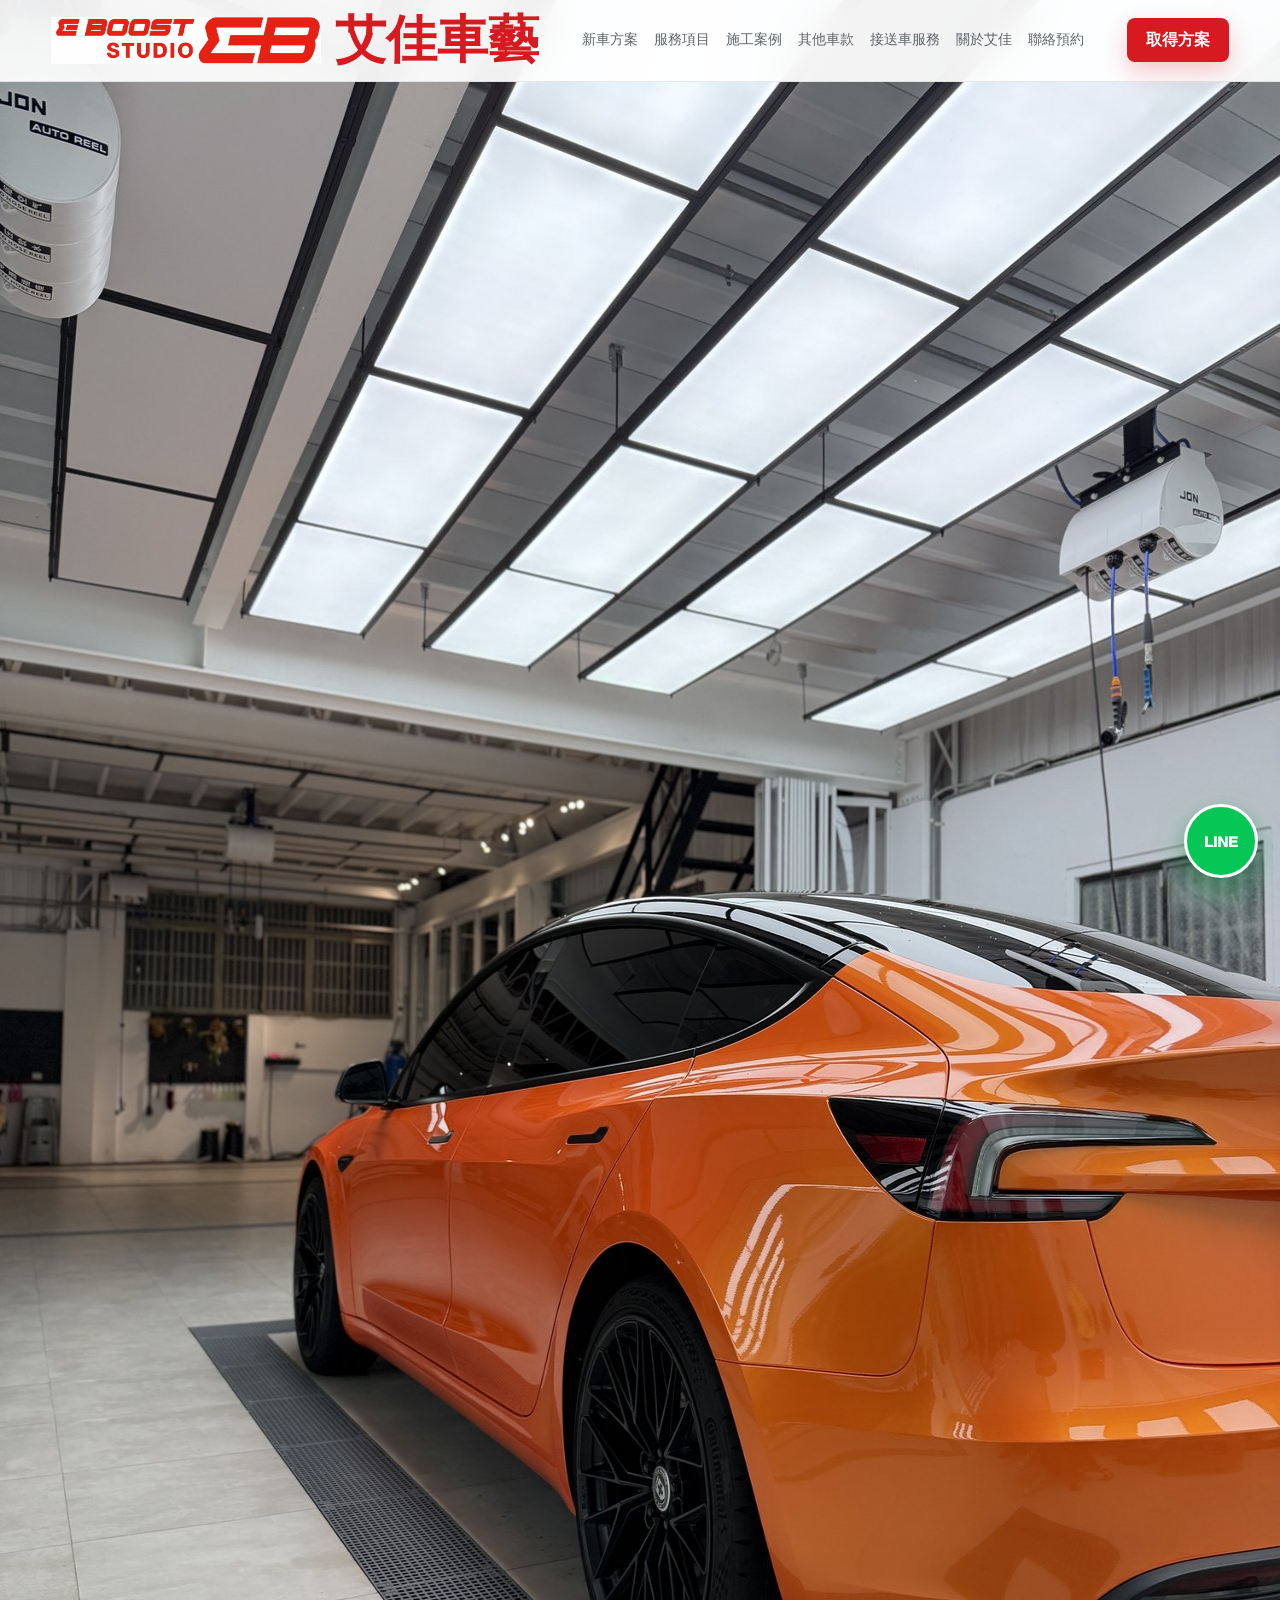
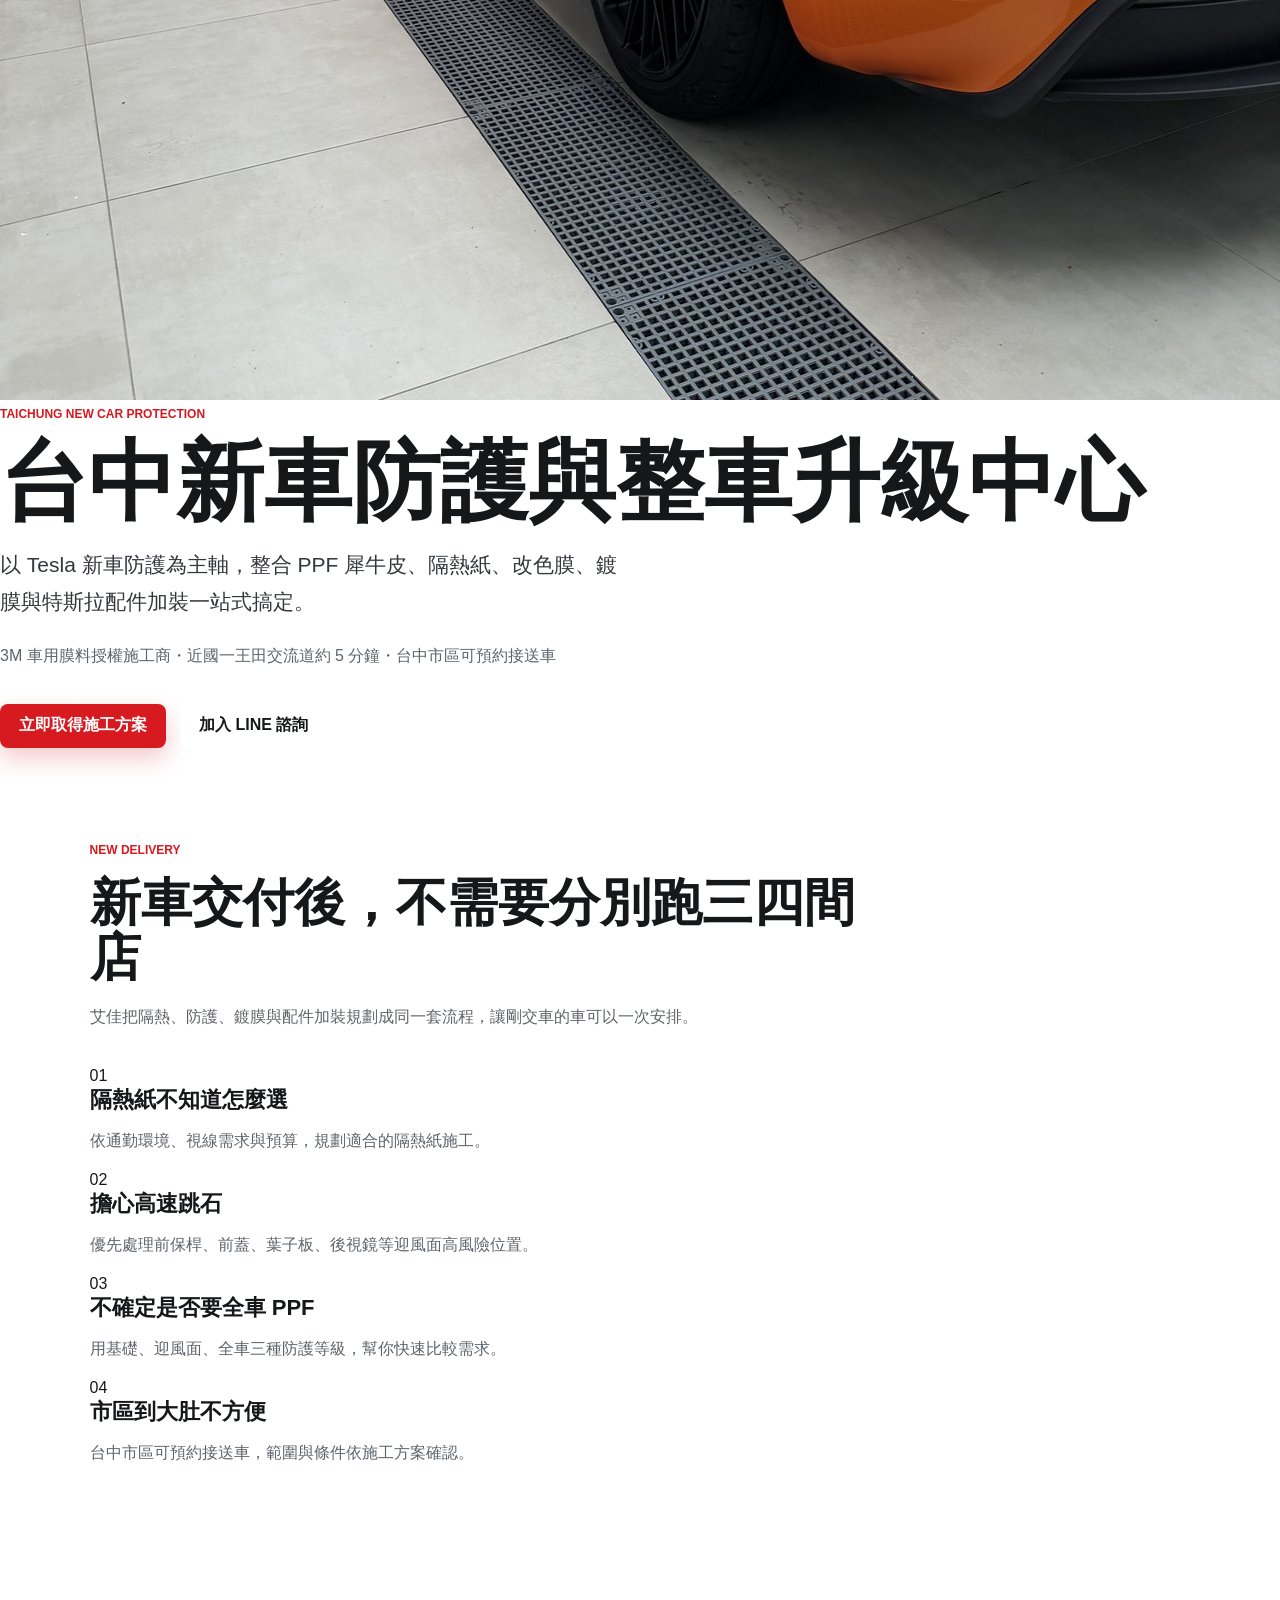
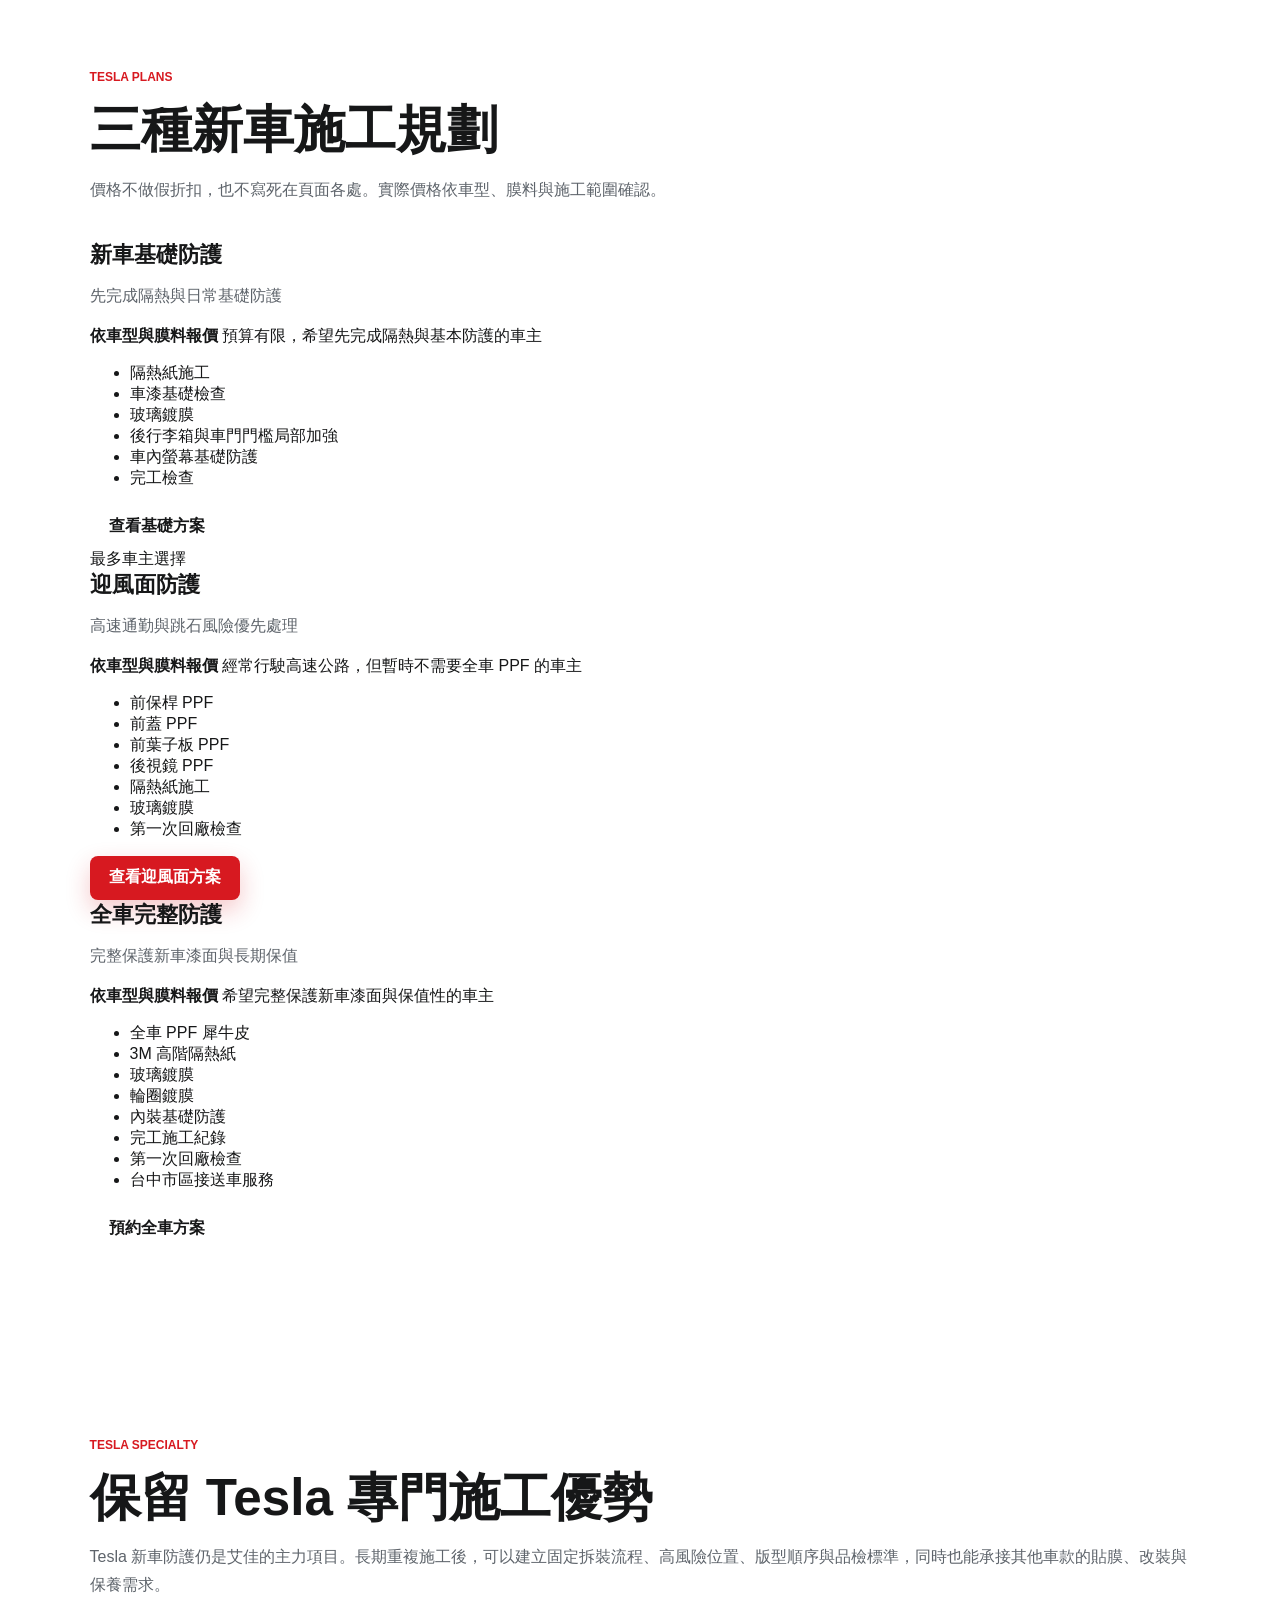
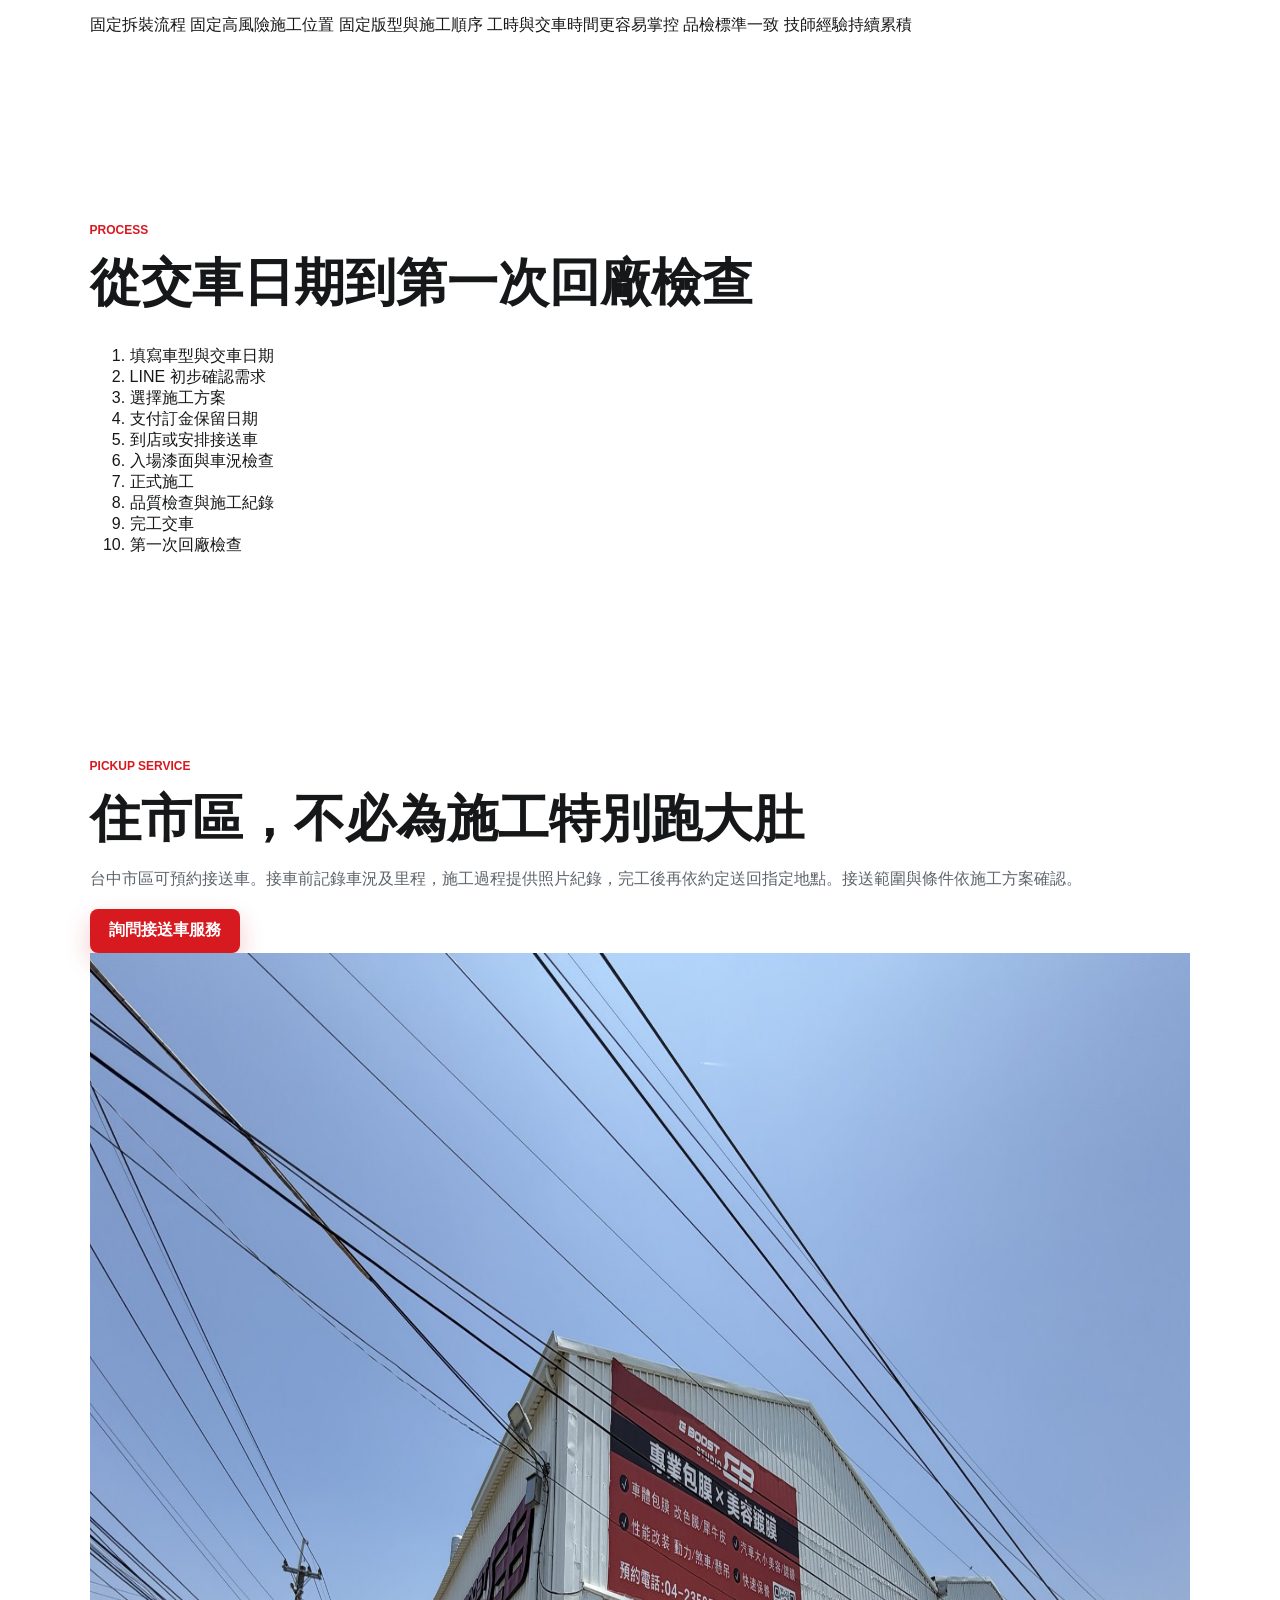
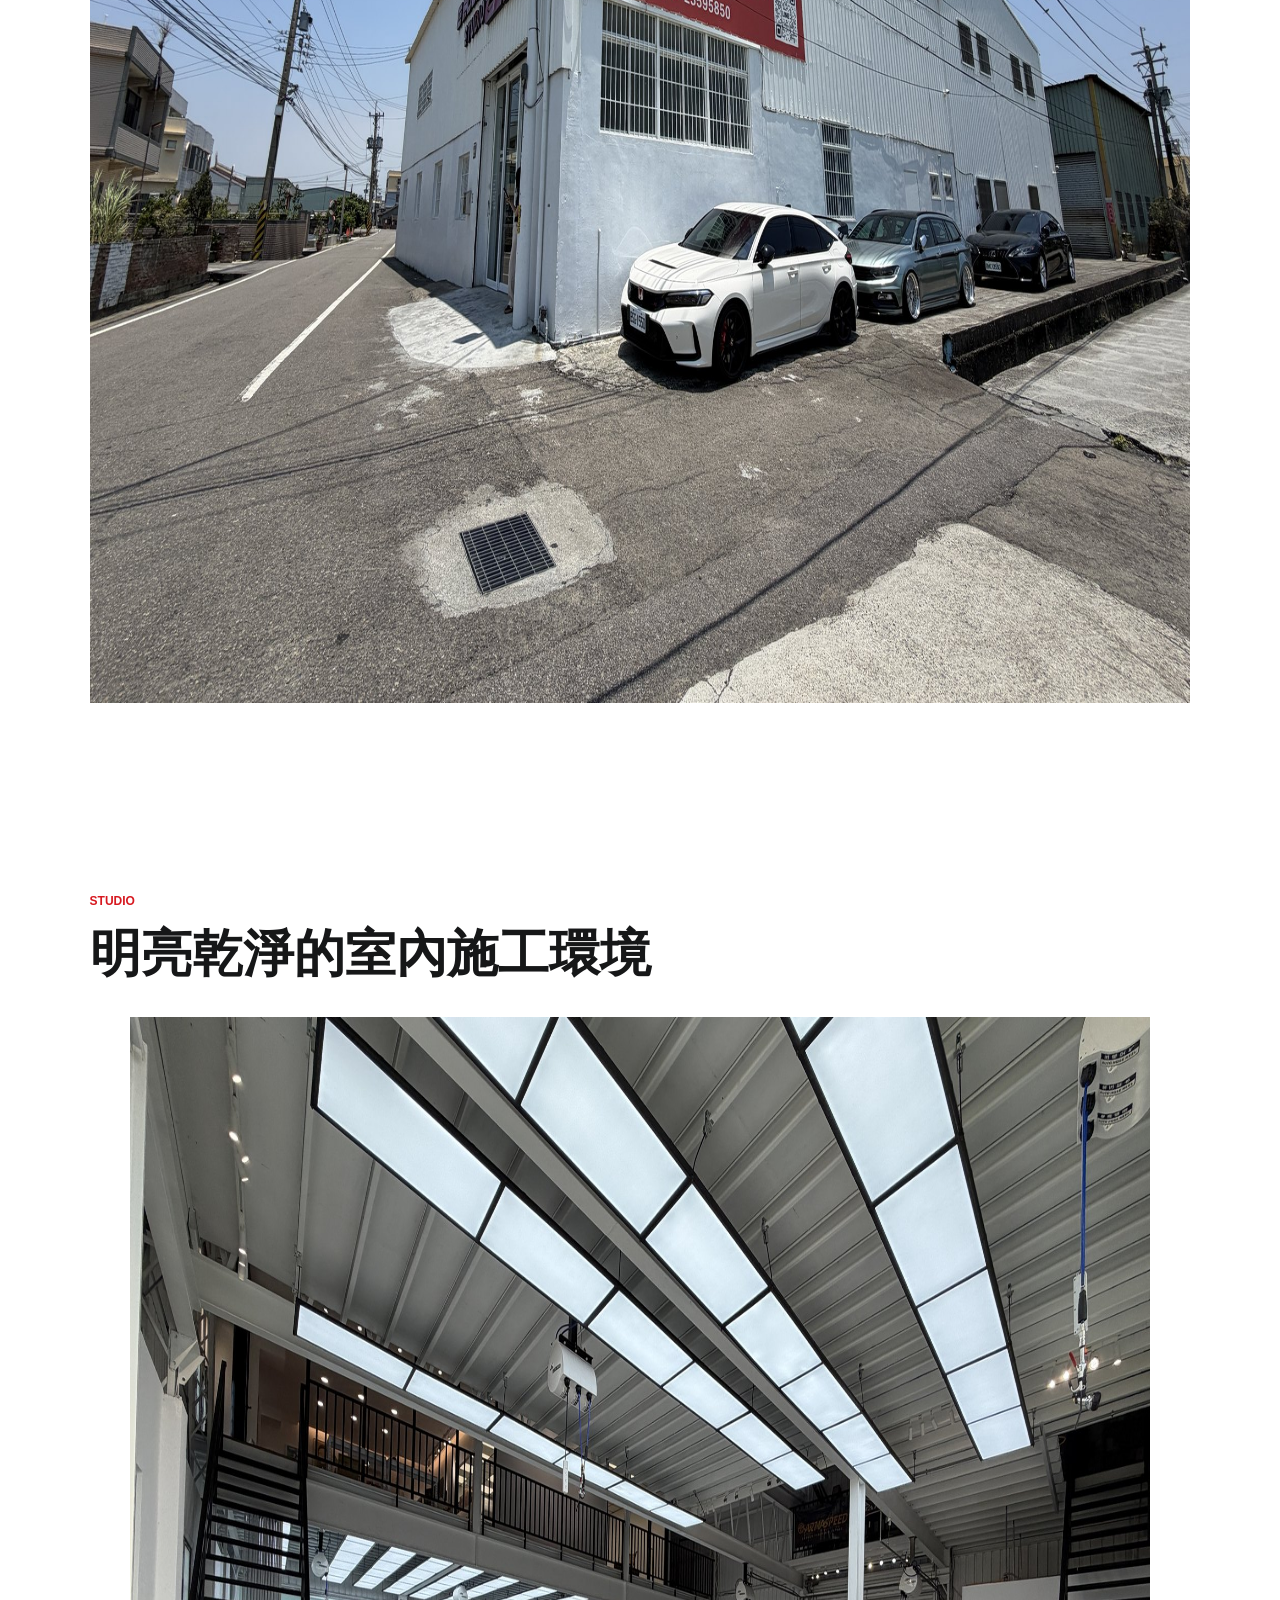
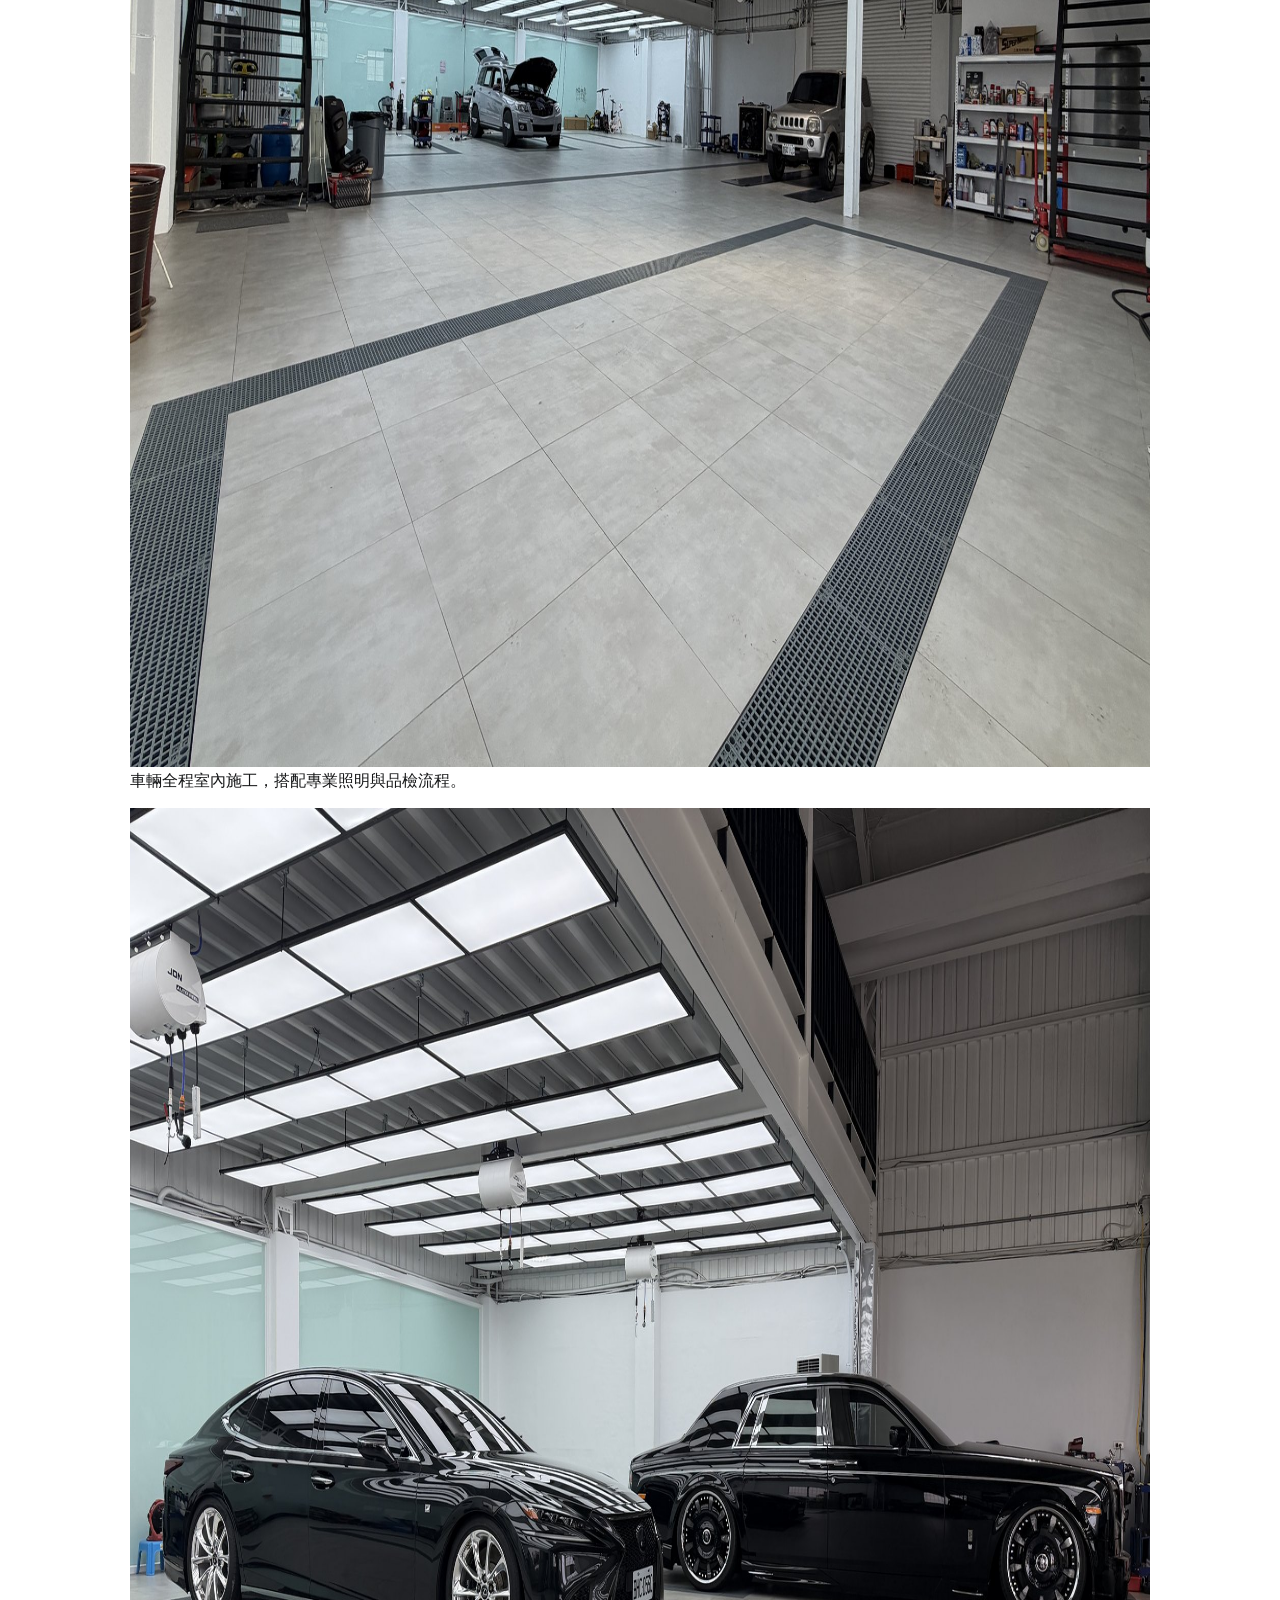
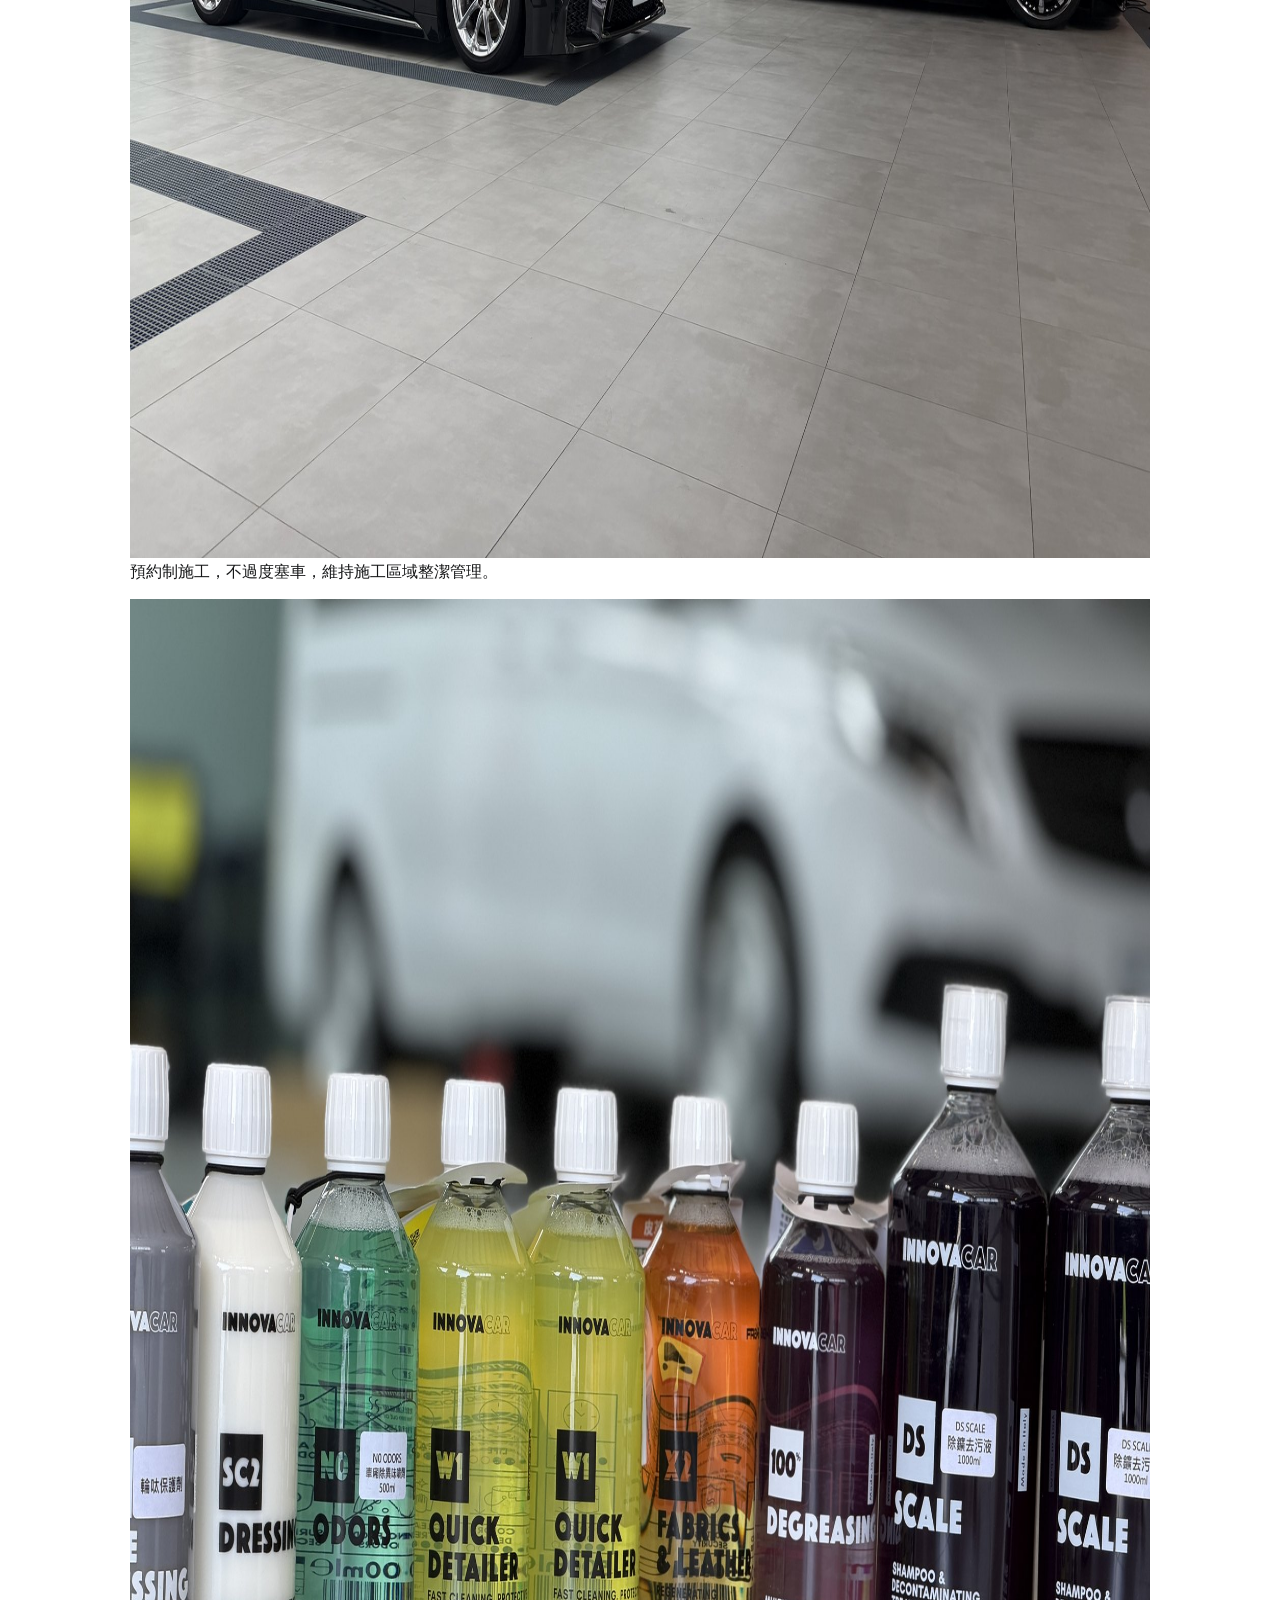
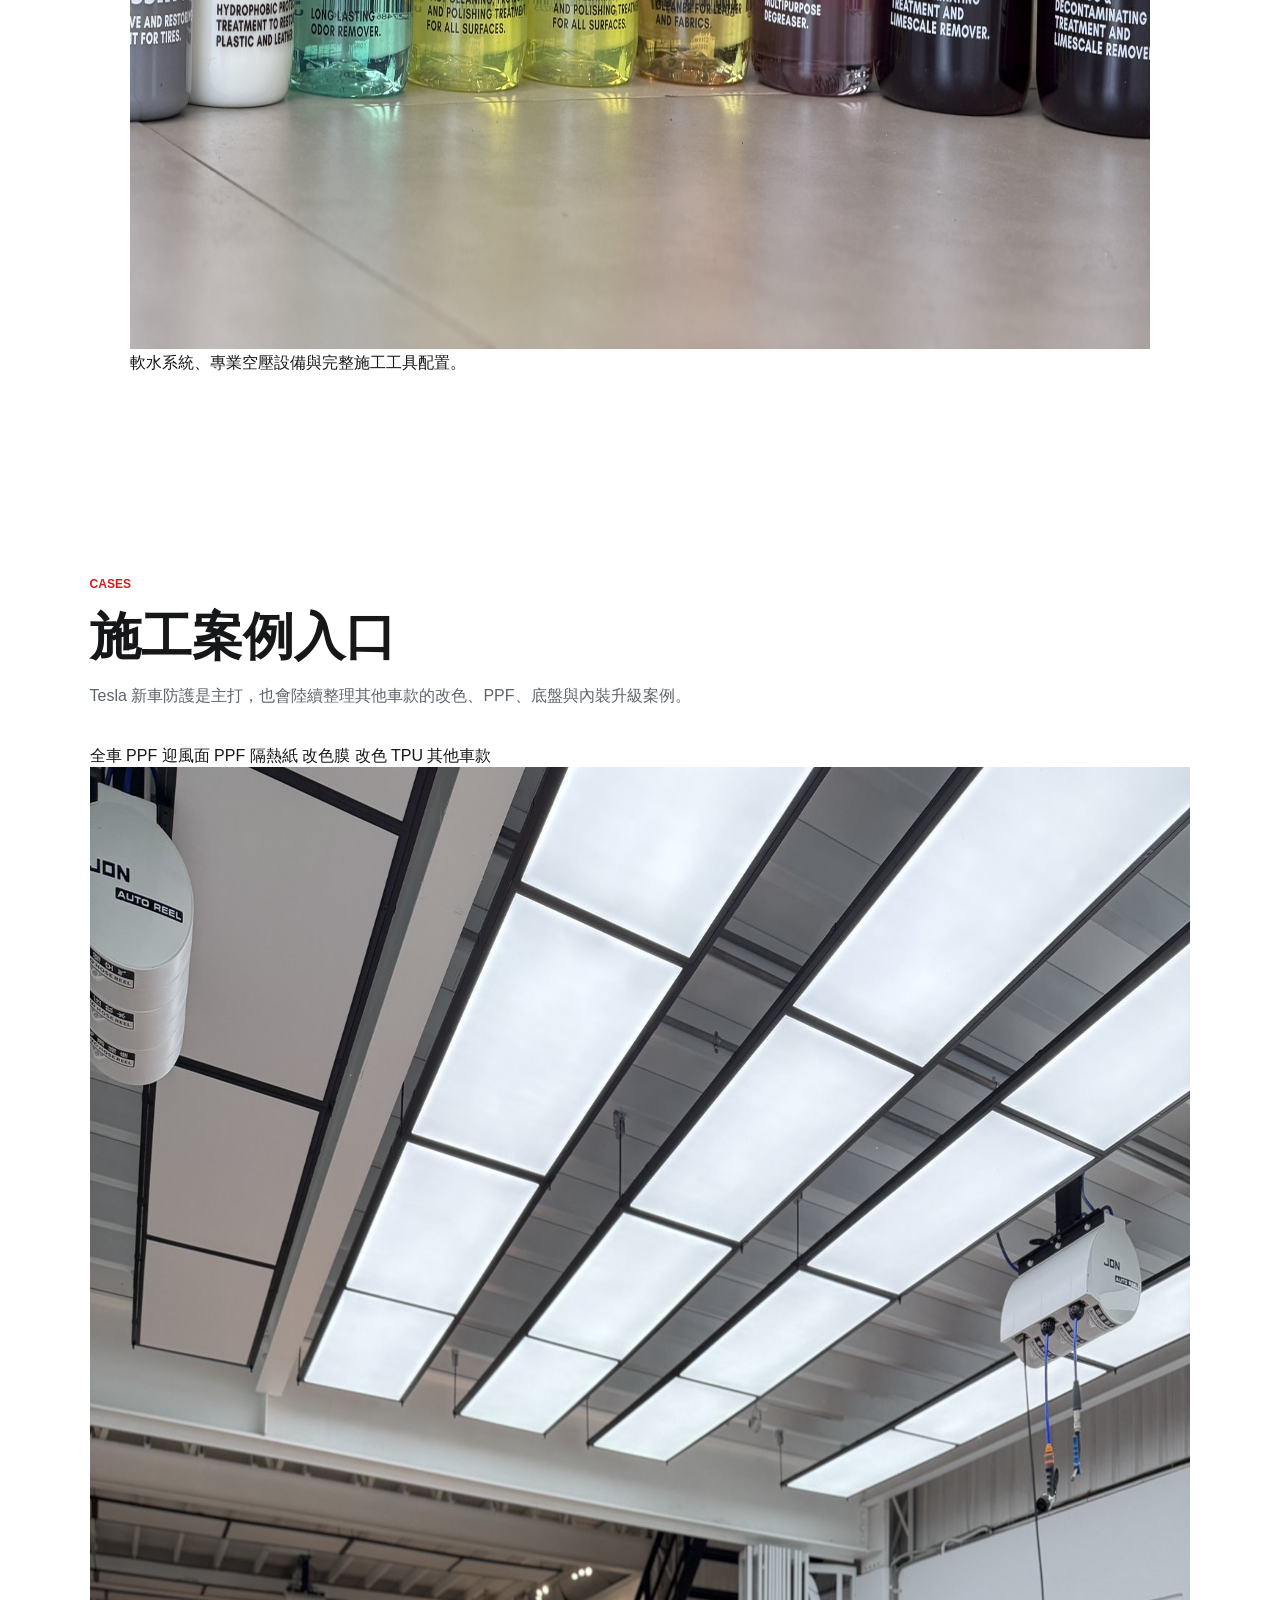
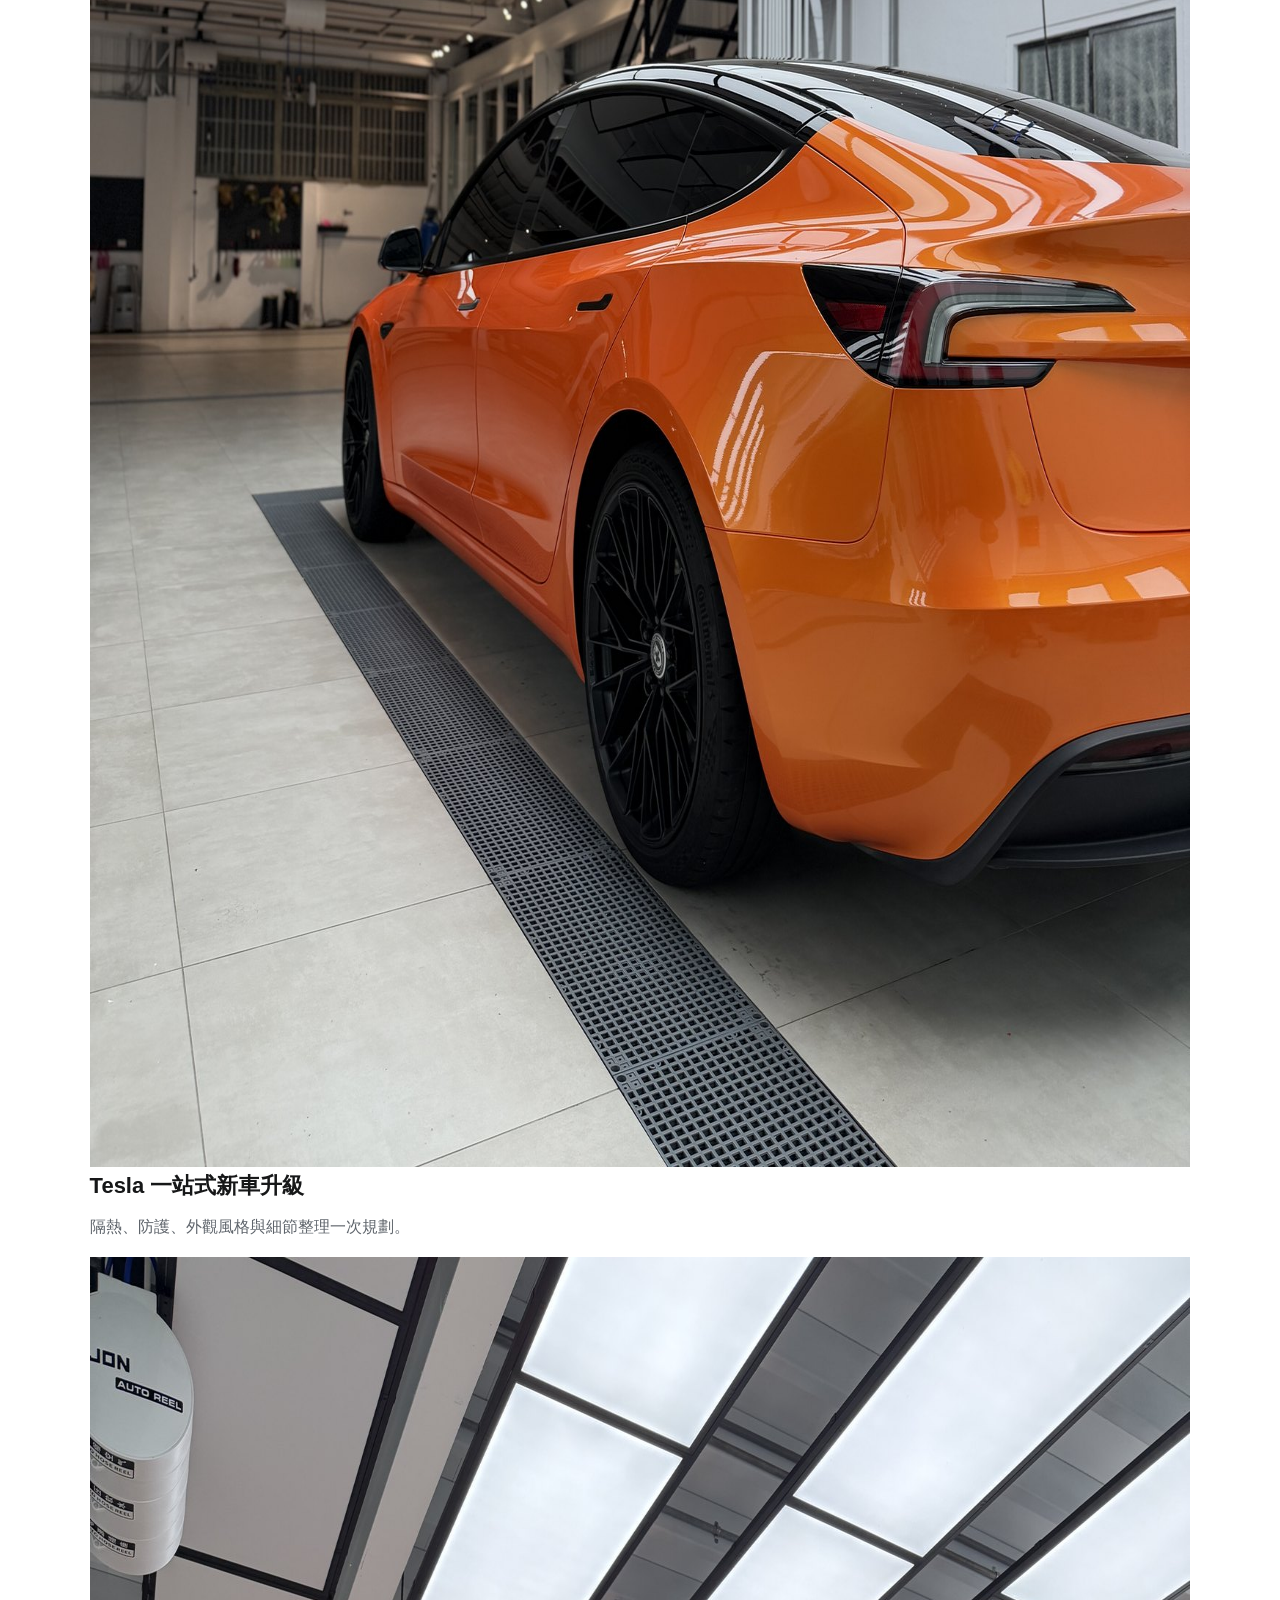
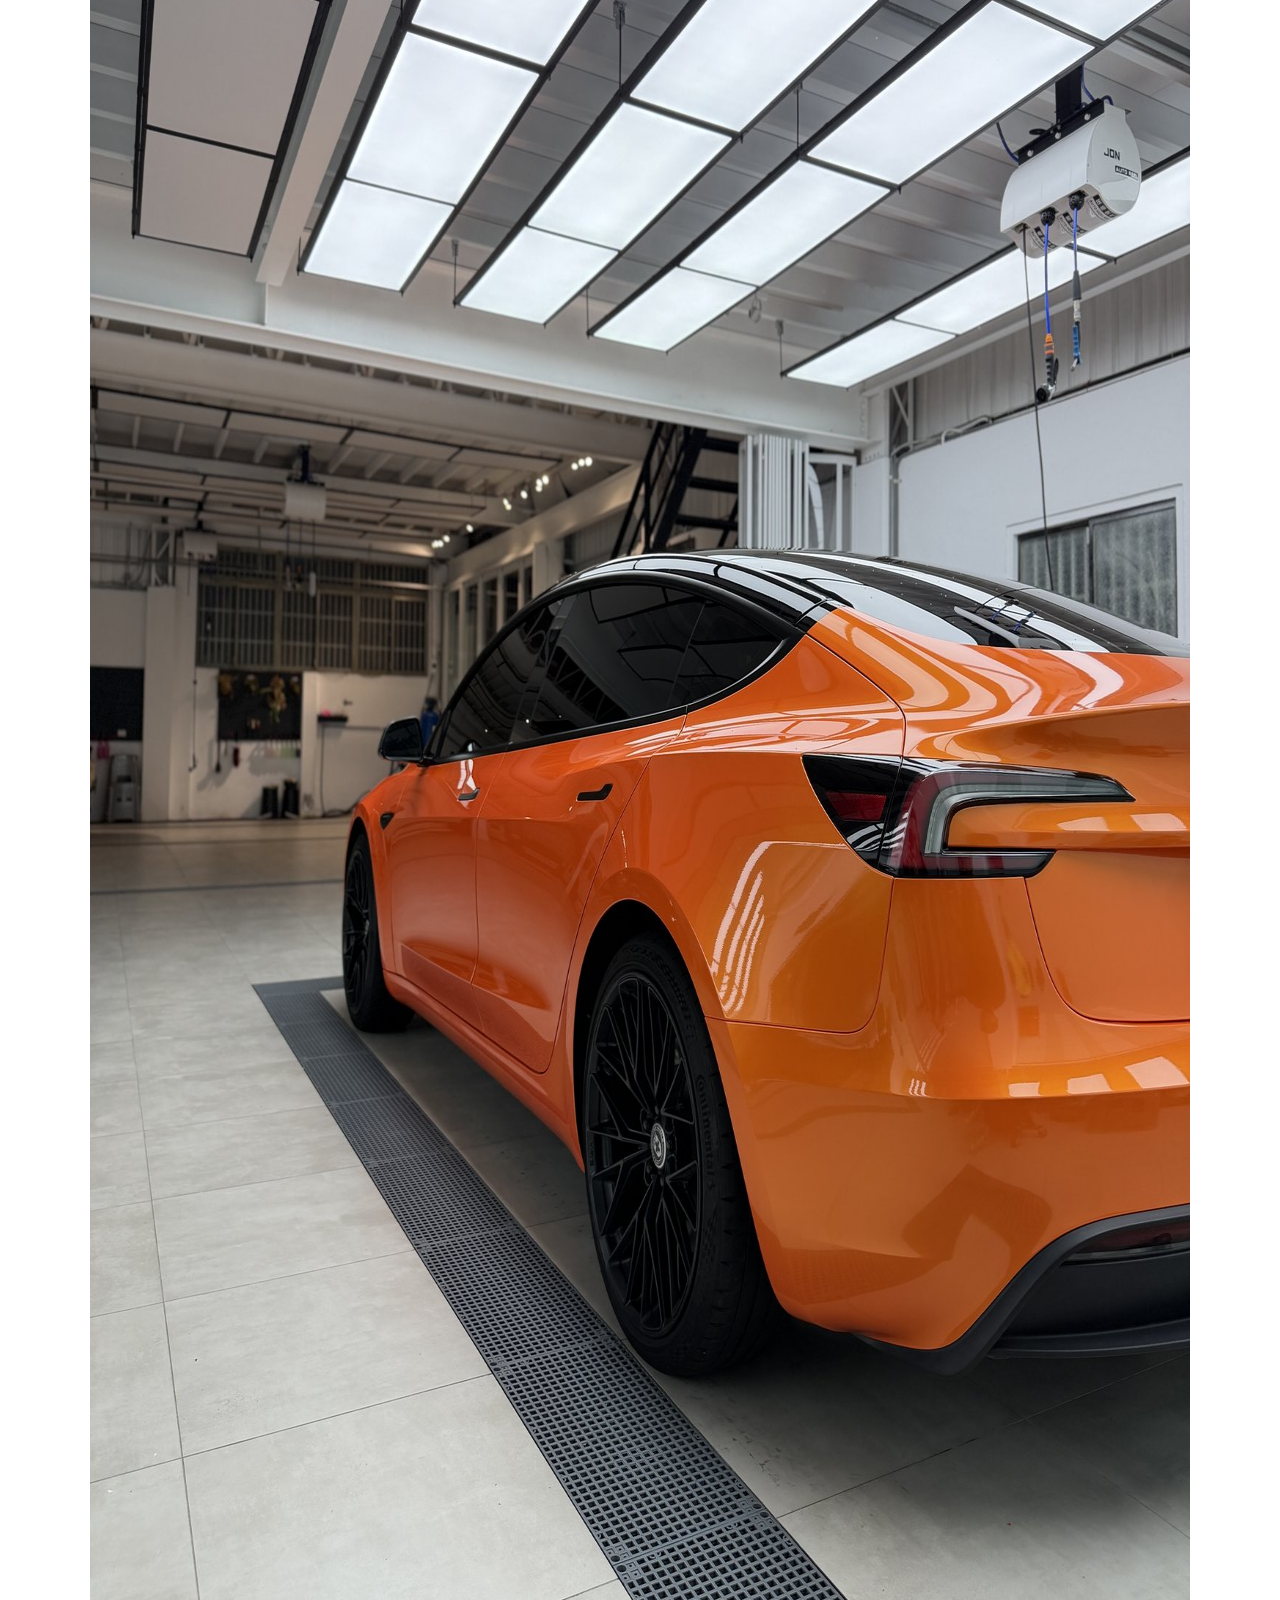
<file: index.html>
<!DOCTYPE html>
<html lang="zh-Hant">
  <head>
    <meta charset="UTF-8" />
    <meta name="viewport" content="width=device-width, initial-scale=1.0" />
    <title>台中新車防護與整車升級中心｜E Boost Studio 艾佳車藝</title>
    <meta
      name="description"
      content="E Boost Studio 艾佳車藝提供台中新車防護、PPF 犀牛皮、隔熱紙、改色膜、鍍膜、配件加裝與接送車服務一站式規劃。"
    />
    <link rel="canonical" href="https://ebooststudio.com/" />
    <meta property="og:title" content="台中新車防護與整車升級中心｜E Boost Studio 艾佳車藝" />
    <meta property="og:description" content="以 Tesla 新車防護為主軸，整合 PPF 犀牛皮、隔熱紙、改色膜、鍍膜與配件加裝。" />
    <meta property="og:image" content="https://ebooststudio.com/assets/site-photos/hero-orange-tesla.jpg" />
    <link rel="stylesheet" href="styles.css?v=20260720-nav-photo-fix" />
  </head>
  <body>
    <header class="site-header">
      <a class="brand" href="index.html#home" aria-label="E Boost Studio 艾佳車藝首頁">
        <img class="brand-logo" src="assets/eb-logo.jpg" alt="E Boost Studio Logo" width="900" height="160" />
        <span class="brand-subtitle">艾佳車藝</span>
      </a>
      <nav class="site-nav" aria-label="主要導覽">
        <a href="#tesla-plans" data-track="view_tesla_plans">新車方案</a>
        <a href="#ppf">服務項目</a>
        <a href="#cases" data-track="view_cases">施工案例</a>
        <a href="other-vehicles.html">其他車款</a>
        <a href="#pickup" data-track="view_pickup_service">接送車服務</a>
        <a href="#about">關於艾佳</a>
        <a href="tesla-quote.html" data-track="click_book_now">聯絡預約</a>
      </nav>
      <a class="nav-cta" href="tesla-quote.html" data-track="click_book_now">取得方案</a>
    </header>

    <main id="home">
      <section class="tesla-hero">
        <img
          class="tesla-hero-image"
          src="assets/site-photos/hero-orange-tesla.jpg"
          alt="E Boost Studio 明亮施工環境中的 Tesla 完工展示"
          width="1500"
          height="2000"
        />
        <div class="tesla-hero-overlay"></div>
        <div class="tesla-hero-content">
          <p class="eyebrow">Taichung New Car Protection</p>
          <h1>台中新車防護與整車升級中心</h1>
          <p class="hero-copy">
            以 Tesla 新車防護為主軸，整合 PPF 犀牛皮、隔熱紙、改色膜、鍍膜與特斯拉配件加裝一站式搞定。
          </p>
          <p class="hero-proof">
            3M 車用膜料授權施工商・近國一王田交流道約 5 分鐘・台中市區可預約接送車
          </p>
          <div class="hero-actions">
            <a class="button primary" href="tesla-quote.html" data-track="click_book_now">立即取得施工方案</a>
            <a class="button secondary" href="#" data-site-link="line" data-track="click_line">加入 LINE 諮詢</a>
          </div>
        </div>
      </section>

      <section class="section pain-section" aria-label="Tesla 交車後常見問題">
        <div class="section-heading">
          <p class="eyebrow">New Delivery</p>
          <h2>新車交付後，不需要分別跑三四間店</h2>
          <p>艾佳把隔熱、防護、鍍膜與配件加裝規劃成同一套流程，讓剛交車的車可以一次安排。</p>
        </div>
        <div class="pain-grid">
          <article>
            <span>01</span>
            <h3>隔熱紙不知道怎麼選</h3>
            <p>依通勤環境、視線需求與預算，規劃適合的隔熱紙施工。</p>
          </article>
          <article>
            <span>02</span>
            <h3>擔心高速跳石</h3>
            <p>優先處理前保桿、前蓋、葉子板、後視鏡等迎風面高風險位置。</p>
          </article>
          <article>
            <span>03</span>
            <h3>不確定是否要全車 PPF</h3>
            <p>用基礎、迎風面、全車三種防護等級，幫你快速比較需求。</p>
          </article>
          <article>
            <span>04</span>
            <h3>市區到大肚不方便</h3>
            <p>台中市區可預約接送車，範圍與條件依施工方案確認。</p>
          </article>
        </div>
      </section>

      <section id="tesla-plans" class="section plan-section">
        <div class="section-heading compact-heading">
          <p class="eyebrow">Tesla Plans</p>
          <h2>三種新車施工規劃</h2>
          <p>價格不做假折扣，也不寫死在頁面各處。實際價格依車型、膜料與施工範圍確認。</p>
        </div>
        <div class="plan-grid" id="teslaPlanGrid"></div>
      </section>

      <section id="about" class="section tesla-focus-section">
        <div>
          <p class="eyebrow">Tesla Specialty</p>
          <h2>保留 Tesla 專門施工優勢</h2>
          <p>
            Tesla 新車防護仍是艾佳的主力項目。長期重複施工後，可以建立固定拆裝流程、高風險位置、版型順序與品檢標準，同時也能承接其他車款的貼膜、改裝與保養需求。
          </p>
        </div>
        <div class="focus-list">
          <span>固定拆裝流程</span>
          <span>固定高風險施工位置</span>
          <span>固定版型與施工順序</span>
          <span>工時與交車時間更容易掌控</span>
          <span>品檢標準一致</span>
          <span>技師經驗持續累積</span>
        </div>
      </section>

      <section class="section process-section">
        <div class="section-heading compact-heading">
          <p class="eyebrow">Process</p>
          <h2>從交車日期到第一次回廠檢查</h2>
        </div>
        <ol class="process-steps">
          <li>填寫車型與交車日期</li>
          <li>LINE 初步確認需求</li>
          <li>選擇施工方案</li>
          <li>支付訂金保留日期</li>
          <li>到店或安排接送車</li>
          <li>入場漆面與車況檢查</li>
          <li>正式施工</li>
          <li>品質檢查與施工紀錄</li>
          <li>完工交車</li>
          <li>第一次回廠檢查</li>
        </ol>
      </section>

      <section id="pickup" class="section pickup-section">
        <div>
          <p class="eyebrow">Pickup Service</p>
          <h2>住市區，不必為施工特別跑大肚</h2>
          <p>
            台中市區可預約接送車。接車前記錄車況及里程，施工過程提供照片紀錄，完工後再依約定送回指定地點。接送範圍與條件依施工方案確認。
          </p>
          <a class="button primary" href="tesla-quote.html" data-track="view_pickup_service">詢問接送車服務</a>
        </div>
        <img src="assets/site-photos/studio-exterior.jpg" alt="E Boost Studio 艾佳車藝廠房外觀" width="1800" height="1350" loading="lazy" />
      </section>

      <section class="section environment-section">
        <div class="section-heading compact-heading">
          <p class="eyebrow">Studio</p>
          <h2>明亮乾淨的室內施工環境</h2>
        </div>
        <div class="environment-grid">
          <figure>
            <img src="assets/site-photos/studio-floor.jpg" alt="E Boost Studio 明亮寬敞施工區" width="1800" height="1350" loading="lazy" />
            <figcaption>車輛全程室內施工，搭配專業照明與品檢流程。</figcaption>
          </figure>
          <figure>
            <img src="assets/site-photos/studio-showroom.jpg" alt="E Boost Studio 明亮店內環境" width="1800" height="1350" loading="lazy" />
            <figcaption>預約制施工，不過度塞車，維持施工區域整潔管理。</figcaption>
          </figure>
          <figure>
            <img src="assets/site-photos/innovacar-products.jpg" alt="E Boost Studio 施工工具與化工品" width="1800" height="1350" loading="lazy" />
            <figcaption>軟水系統、專業空壓設備與完整施工工具配置。</figcaption>
          </figure>
        </div>
      </section>

      <section id="cases" class="section case-section">
        <div class="section-heading compact-heading">
          <p class="eyebrow">Cases</p>
          <h2>施工案例入口</h2>
          <p>Tesla 新車防護是主打，也會陸續整理其他車款的改色、PPF、底盤與內裝升級案例。</p>
        </div>
        <div class="case-filter-row" aria-label="案例分類">
          <span>全車 PPF</span>
          <span>迎風面 PPF</span>
          <span>隔熱紙</span>
          <span>改色膜</span>
          <span>改色 TPU</span>
          <span>其他車款</span>
        </div>
        <div class="case-grid">
          <article>
            <img src="assets/site-photos/work-tesla.jpg" alt="Tesla 完工展示" width="1500" height="2000" loading="lazy" />
            <h3>Tesla 一站式新車升級</h3>
            <p>隔熱、防護、外觀風格與細節整理一次規劃。</p>
          </article>
          <article>
            <img src="assets/site-photos/hero-orange-tesla.jpg" alt="橘色 Tesla 改色完工展示" width="1500" height="2000" loading="lazy" />
            <h3>Tesla 改色膜風格參考</h3>
            <p>先確認膜色方向，再安排實車與膜料樣本討論。</p>
          </article>
          <article>
            <img src="assets/site-photos/gallery-red-golf.jpg" alt="車身貼膜細節展示" width="1800" height="1350" loading="lazy" />
            <h3>車身細節與收邊參考</h3>
            <p>以實際車況與施工範圍決定拆裝與收邊方式。</p>
          </article>
        </div>
        <div class="section-cta">
          <a class="button primary" href="tesla-quote.html" data-track="click_book_now">取得施工建議</a>
          <a class="button secondary" href="wrap-simulator.html">試用顏色模擬器</a>
          <a class="button secondary" href="other-vehicles.html">查看其他車款施工</a>
        </div>
      </section>

      <section id="ppf" class="section service-slice">
        <p class="eyebrow">PPF / Window Film / Color Wrap</p>
        <h2>PPF 犀牛皮、隔熱紙、改色膜一次整合</h2>
        <div class="service-slice-grid">
          <article id="window-film"><h3>隔熱紙</h3><p>依視線、熱源與用車環境，規劃前擋、車窗與天窗隔熱配置。</p></article>
          <article><h3>PPF 犀牛皮</h3><p>可從局部、迎風面到全車防護，保護新車原漆並降低日常刮傷風險。</p></article>
          <article id="color-wrap"><h3>改色膜</h3><p>改色膜與改色 TPU 依外觀需求、防護需求與預算做不同建議。</p></article>
        </div>
      </section>

      <section class="section faq-section">
        <div class="section-heading compact-heading">
          <p class="eyebrow">FAQ</p>
          <h2>Tesla 新車防護常見問題</h2>
        </div>
        <div class="faq-list" id="faqList"></div>
      </section>

      <section class="section final-cta-section">
        <p class="eyebrow">Ready for Delivery</p>
        <h2>準備交車，或想一次整理愛車需求？</h2>
        <p>先告訴我們車型、顏色與預計施工項目，我們會依照預算提供合適的施工建議。</p>
        <div class="hero-actions">
          <a class="button primary" href="tesla-quote.html" data-track="click_book_now">取得施工建議</a>
          <a class="button secondary" href="#" data-site-link="line" data-track="click_line">直接加入 LINE</a>
        </div>
      </section>
    </main>

    <footer class="site-footer">
      <div>
        <p>© 2026 E Boost Studio 艾佳車藝</p>
        <p data-site-text="positioning">台中新車防護與整車升級中心</p>
        <p class="site-version" data-site-text="version" data-site-prefix="版本 ">版本</p>
        <nav class="footer-social" aria-label="次要服務">
          <a href="wrap-simulator.html">顏色模擬器</a>
          <a href="#cases">施工案例</a>
          <a href="other-vehicles.html">其他車款施工</a>
        </nav>
      </div>
      <address class="footer-contact">
        <span data-site-text="address">地址</span>
        <a href="#" data-site-link="phone" data-site-text="phone" data-track="click_phone">電話</a>
      </address>
    </footer>

    <nav class="mobile-cta-bar" aria-label="手機快速聯絡">
      <a href="#" data-site-link="line" data-track="click_line">LINE 諮詢</a>
      <a href="tesla-quote.html" data-track="click_book_now">立即預約</a>
      <a href="#" data-site-link="phone" data-track="click_phone">電話聯絡</a>
    </nav>
    <a class="floating-line" href="#" data-site-link="line" aria-label="LINE 聯絡 E Boost Studio" data-track="click_line">LINE</a>

    <script src="data/site-config.js?v=20260720-shared-data"></script>
    <script src="data/tesla-site-data.js?v=20260720-shared-data"></script>
    <script src="data/analytics-config.js?v=20260720-shared-data"></script>
    <script src="tracking.js?v=20260720-shared-data"></script>
    <script src="shared-site.js?v=20260720-shared-data"></script>
    <script>
      const planGrid = document.querySelector("#teslaPlanGrid");
      const faqList = document.querySelector("#faqList");
      const site = window.EBOOST_SITE;

      planGrid.innerHTML = site.teslaPlans.map((plan) => `
        <article class="plan-card ${plan.badge ? "featured-plan" : ""}">
          ${plan.badge ? `<span class="plan-badge">${plan.badge}</span>` : ""}
          <h3>${plan.name}</h3>
          <p>${plan.tagline}</p>
          <strong>${plan.price}</strong>
          <span class="best-for">${plan.bestFor}</span>
          <ul>${plan.items.map((item) => `<li>${item}</li>`).join("")}</ul>
          <a class="button ${plan.badge ? "primary" : "secondary"}" href="tesla-quote.html?plan=${plan.id}" data-track="click_tesla_plan" data-track-label="${plan.name}">${plan.cta}</a>
        </article>
      `).join("");

      faqList.innerHTML = site.faqs.map(([question, answer]) => `
        <details>
          <summary>${question}</summary>
          <p>${answer}</p>
        </details>
      `).join("");

      const structuredData = {
        "@context": "https://schema.org",
        "@graph": [
          {
            "@type": ["LocalBusiness", "AutomotiveBusiness"],
            "@id": "https://ebooststudio.com/#business",
            "name": site.brand.name,
            "image": "https://ebooststudio.com/assets/site-photos/studio-exterior.jpg",
            "logo": "https://ebooststudio.com/assets/eb-logo.jpg",
            "telephone": site.brand.phone,
            "address": {
              "@type": "PostalAddress",
              "streetAddress": "南榮路387號",
              "addressLocality": "大肚區",
              "addressRegion": "台中市",
              "addressCountry": "TW"
            },
            "areaServed": site.brand.serviceArea,
            "sameAs": [site.brand.facebook, site.brand.instagram, site.brand.tiktok, site.brand.lineUrl]
          },
          {
            "@type": "FAQPage",
            "mainEntity": site.faqs.map(([question, answer]) => ({
              "@type": "Question",
              "name": question,
              "acceptedAnswer": { "@type": "Answer", "text": answer }
            }))
          }
        ]
      };
      const schema = document.createElement("script");
      schema.type = "application/ld+json";
      schema.textContent = JSON.stringify(structuredData);
      document.head.append(schema);
    </script>
  </body>
</html>
</file>
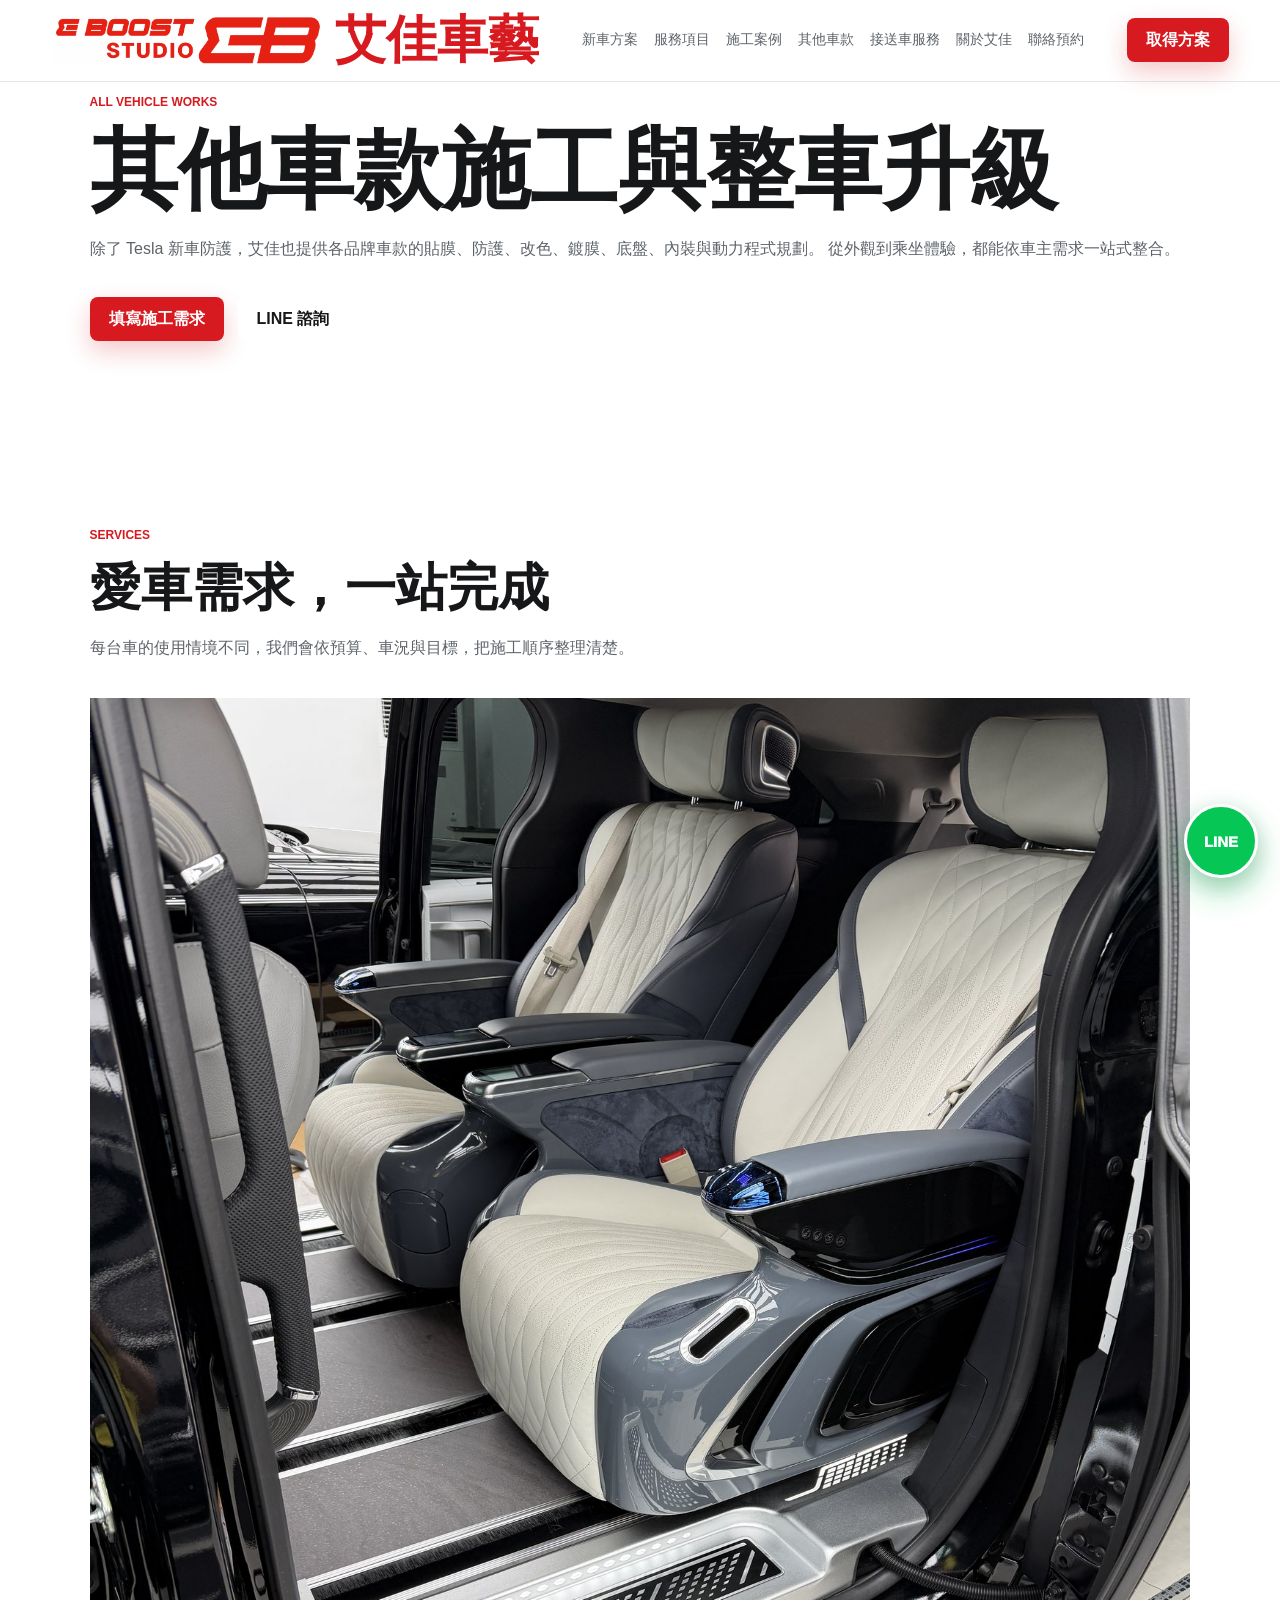
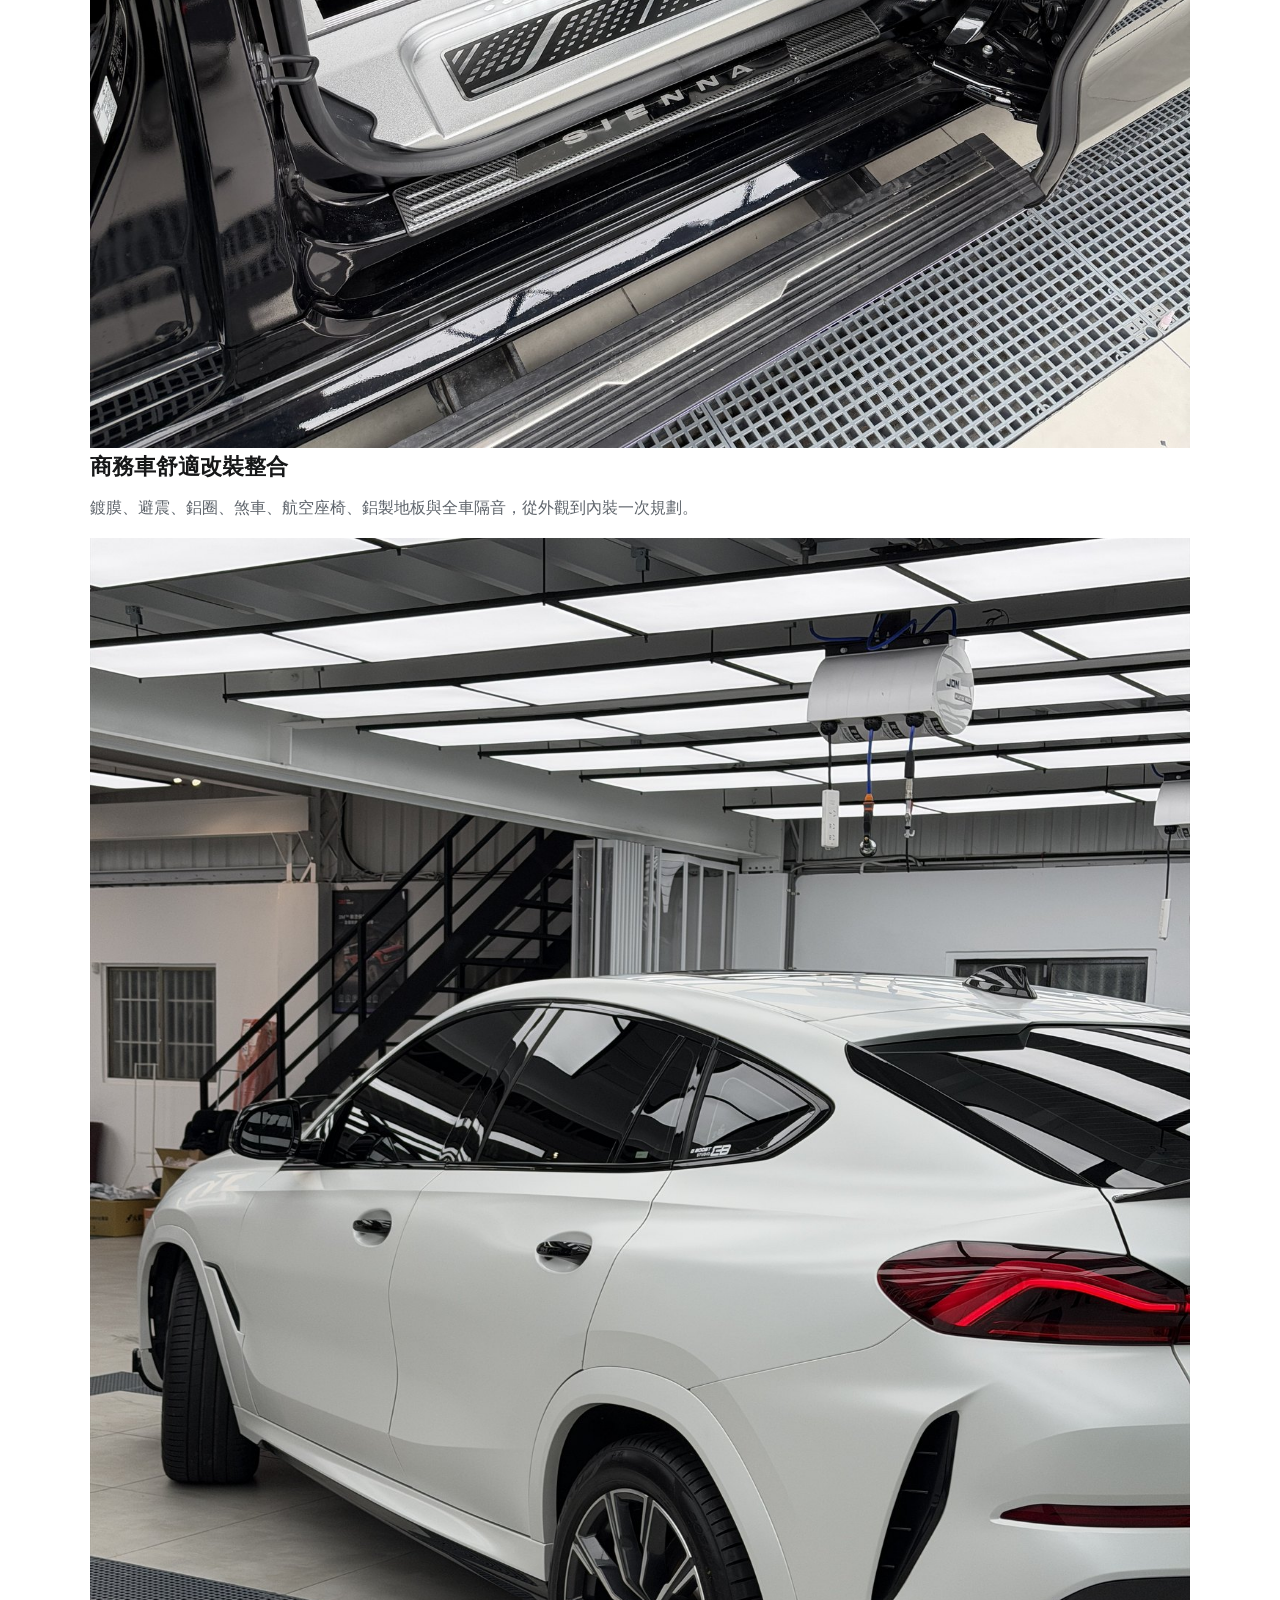
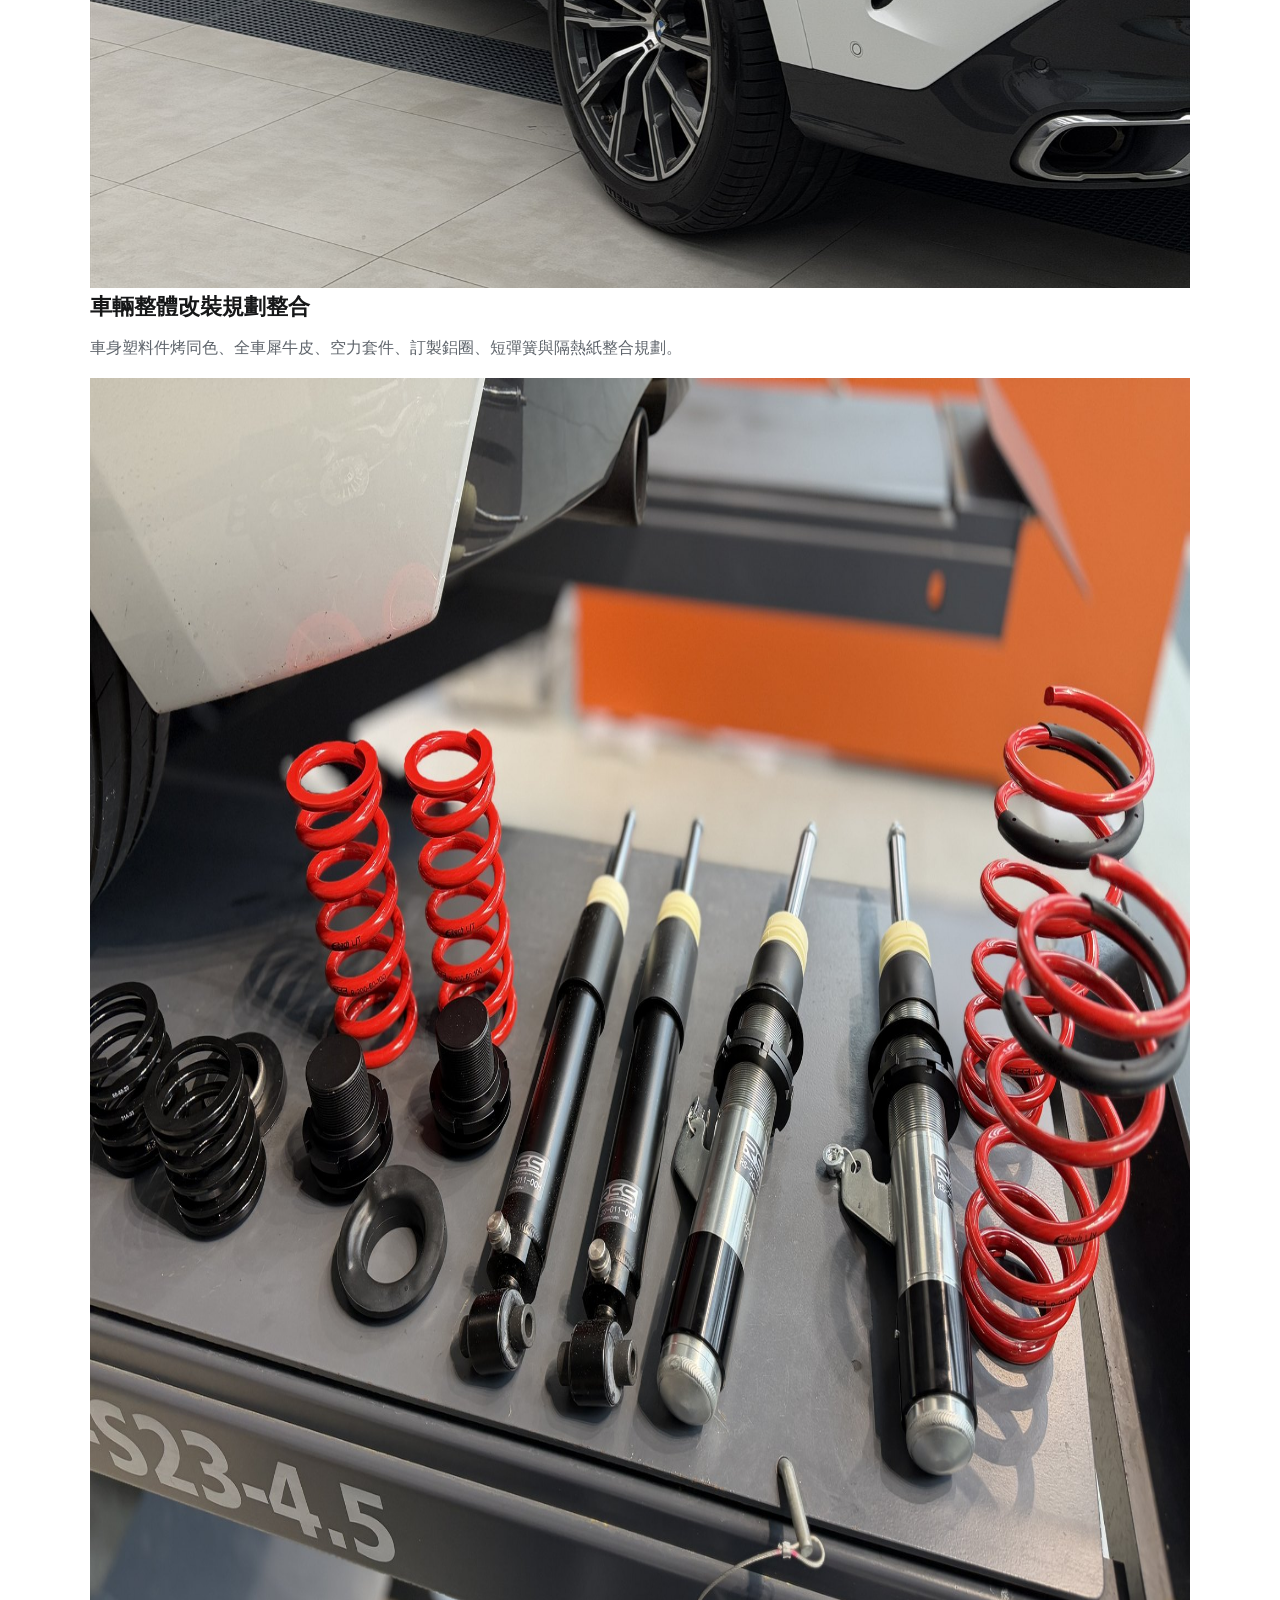
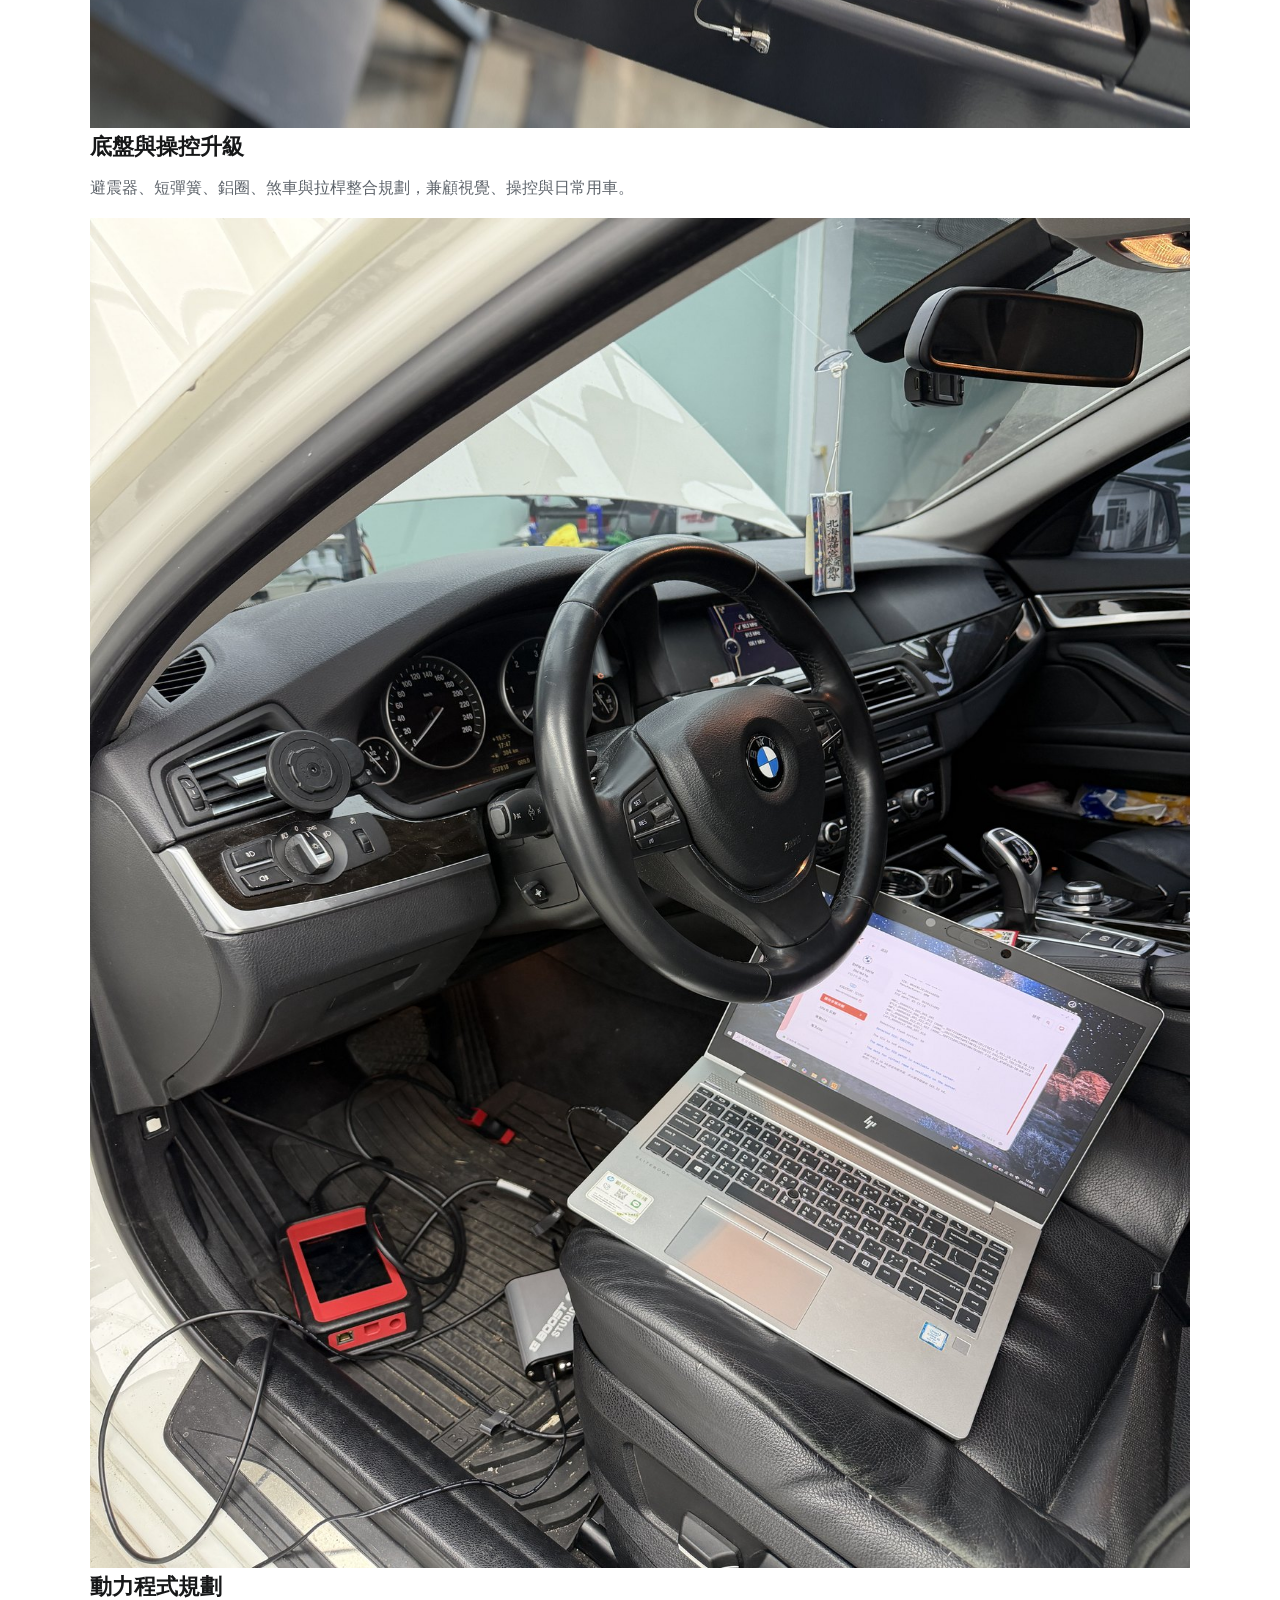
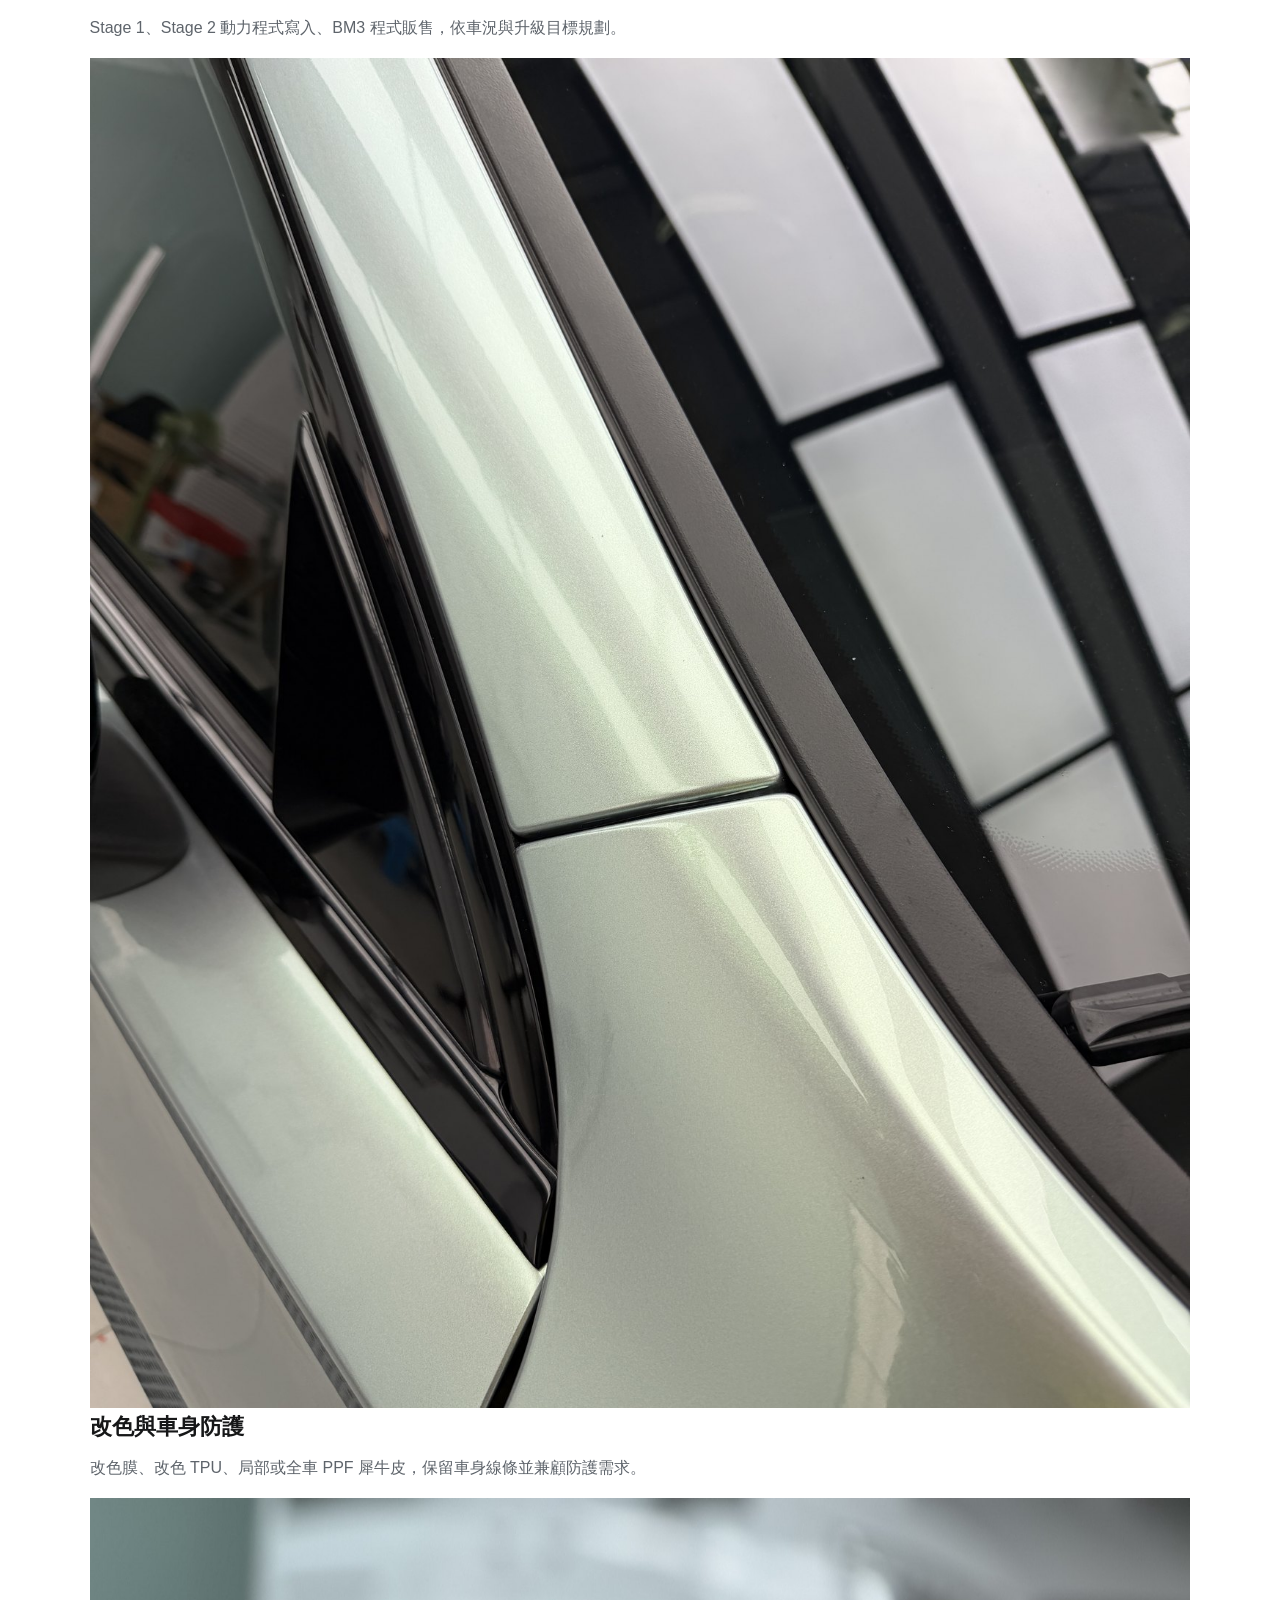
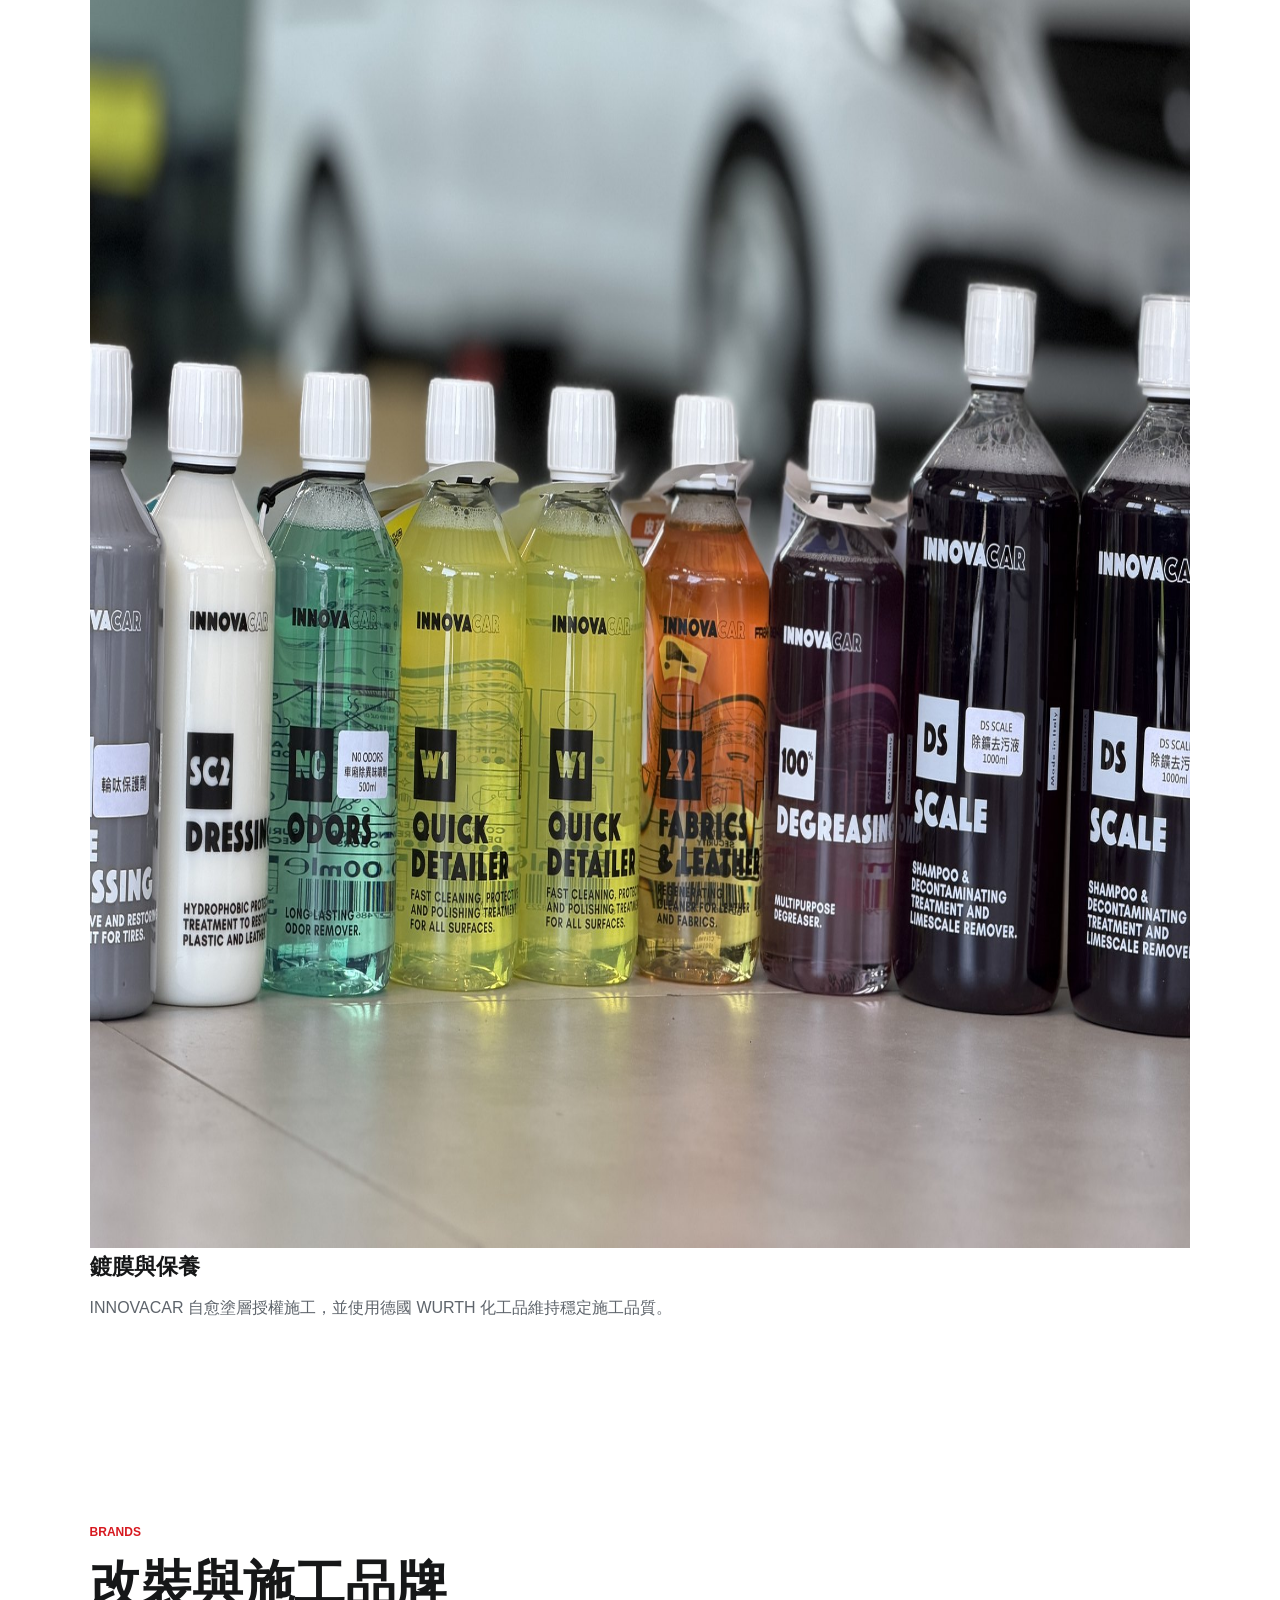
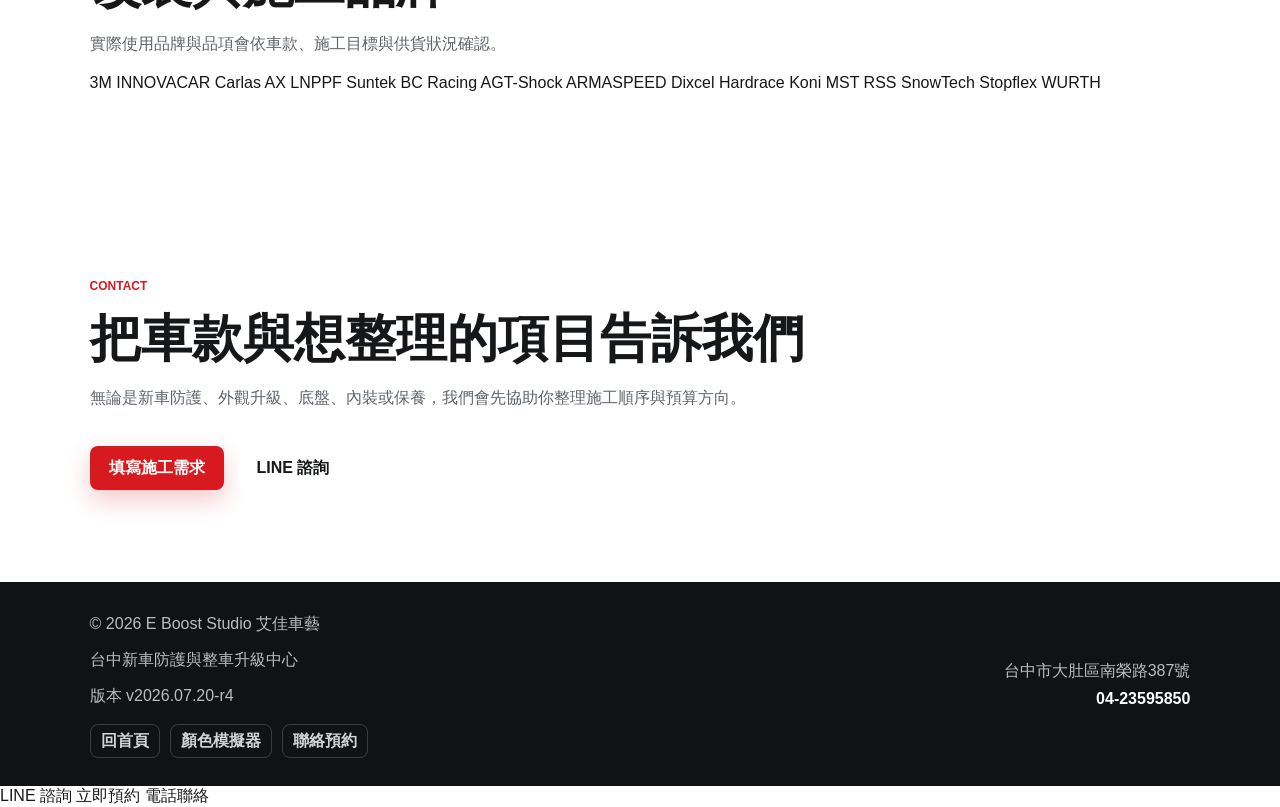
<file: other-vehicles.html>
<!DOCTYPE html>
<html lang="zh-Hant">
  <head>
    <meta charset="UTF-8" />
    <meta name="viewport" content="width=device-width, initial-scale=1.0" />
    <title>其他車款施工｜E Boost Studio 艾佳車藝</title>
    <meta
      name="description"
      content="E Boost Studio 艾佳車藝提供各車款 PPF 犀牛皮、改色膜、鍍膜、隔熱紙、底盤改裝、商務車內裝與動力程式規劃。"
    />
    <link rel="canonical" href="https://ebooststudio.com/other-vehicles.html" />
    <meta property="og:title" content="其他車款施工｜E Boost Studio 艾佳車藝" />
    <meta property="og:description" content="貼膜、防護、改色、鍍膜、底盤、內裝與動力程式，一站式整合規劃。" />
    <meta property="og:image" content="https://ebooststudio.com/assets/site-photos/work-cayenne.jpg" />
    <link rel="stylesheet" href="styles.css?v=20260720-nav-photo-fix" />
  </head>
  <body>
    <header class="site-header">
      <a class="brand" href="index.html#home" aria-label="E Boost Studio 艾佳車藝首頁">
        <img class="brand-logo" src="assets/eb-logo.jpg" alt="E Boost Studio Logo" width="900" height="160" />
        <span class="brand-subtitle">艾佳車藝</span>
      </a>
      <nav class="site-nav" aria-label="主要導覽">
        <a href="index.html#tesla-plans">新車方案</a>
        <a href="index.html#ppf">服務項目</a>
        <a href="index.html#cases" data-track="view_cases">施工案例</a>
        <a href="other-vehicles.html" aria-current="page">其他車款</a>
        <a href="index.html#pickup" data-track="view_pickup_service">接送車服務</a>
        <a href="index.html#about">關於艾佳</a>
        <a href="tesla-quote.html" data-track="click_book_now">聯絡預約</a>
      </nav>
      <a class="nav-cta" href="tesla-quote.html" data-track="click_book_now">取得方案</a>
    </header>

    <main>
      <section class="section vehicle-hero">
        <p class="eyebrow">All Vehicle Works</p>
        <h1>其他車款施工與整車升級</h1>
        <p>
          除了 Tesla 新車防護，艾佳也提供各品牌車款的貼膜、防護、改色、鍍膜、底盤、內裝與動力程式規劃。
          從外觀到乘坐體驗，都能依車主需求一站式整合。
        </p>
        <div class="hero-actions">
          <a class="button primary" href="tesla-quote.html" data-track="click_book_now">填寫施工需求</a>
          <a class="button secondary" href="#" data-site-link="line" data-track="click_line">LINE 諮詢</a>
        </div>
      </section>

      <section class="section">
        <div class="section-heading compact-heading">
          <p class="eyebrow">Services</p>
          <h2>愛車需求，一站完成</h2>
          <p>每台車的使用情境不同，我們會依預算、車況與目標，把施工順序整理清楚。</p>
        </div>
        <div class="vehicle-grid">
          <article class="vehicle-card">
            <img src="assets/site-photos/work-vclass.jpg" alt="商務車航空座椅與內裝升級" width="1800" height="1350" loading="lazy" />
            <div>
              <h3>商務車舒適改裝整合</h3>
              <p>鍍膜、避震、鋁圈、煞車、航空座椅、鋁製地板與全車隔音，從外觀到內裝一次規劃。</p>
            </div>
          </article>
          <article class="vehicle-card">
            <img src="assets/site-photos/work-cayenne.jpg" alt="白色 SUV 外觀防護與改裝展示" width="1800" height="1350" loading="lazy" />
            <div>
              <h3>車輛整體改裝規劃整合</h3>
              <p>車身塑料件烤同色、全車犀牛皮、空力套件、訂製鋁圈、短彈簧與隔熱紙整合規劃。</p>
            </div>
          </article>
          <article class="vehicle-card">
            <img src="assets/site-photos/work-suspension.jpg" alt="避震器與底盤升級零件" width="1800" height="1350" loading="lazy" />
            <div>
              <h3>底盤與操控升級</h3>
              <p>避震器、短彈簧、鋁圈、煞車與拉桿整合規劃，兼顧視覺、操控與日常用車。</p>
            </div>
          </article>
          <article class="vehicle-card">
            <img src="assets/site-photos/bm3-tuning.jpg" alt="BMW 動力程式寫入設備" width="1800" height="1350" loading="lazy" />
            <div>
              <h3>動力程式規劃</h3>
              <p>Stage 1、Stage 2 動力程式寫入、BM3 程式販售，依車況與升級目標規劃。</p>
            </div>
          </article>
          <article class="vehicle-card">
            <img src="assets/site-photos/work-vinyl-wrap.jpg" alt="車身改色膜施工細節" width="1800" height="1350" loading="lazy" />
            <div>
              <h3>改色與車身防護</h3>
              <p>改色膜、改色 TPU、局部或全車 PPF 犀牛皮，保留車身線條並兼顧防護需求。</p>
            </div>
          </article>
          <article class="vehicle-card">
            <img src="assets/site-photos/innovacar-products.jpg" alt="施工化工品與保養用品" width="1800" height="1350" loading="lazy" />
            <div>
              <h3>鍍膜與保養</h3>
              <p>INNOVACAR 自愈塗層授權施工，並使用德國 WURTH 化工品維持穩定施工品質。</p>
            </div>
          </article>
        </div>
      </section>

      <section class="section">
        <div class="brand-panel">
          <p class="eyebrow">Brands</p>
          <h2>改裝與施工品牌</h2>
          <p>實際使用品牌與品項會依車款、施工目標與供貨狀況確認。</p>
          <div class="brand-chip-grid">
            <span>3M</span>
            <span>INNOVACAR</span>
            <span>Carlas</span>
            <span>AX</span>
            <span>LNPPF</span>
            <span>Suntek</span>
            <span>BC Racing</span>
            <span>AGT-Shock</span>
            <span>ARMASPEED</span>
            <span>Dixcel</span>
            <span>Hardrace</span>
            <span>Koni</span>
            <span>MST</span>
            <span>RSS</span>
            <span>SnowTech</span>
            <span>Stopflex</span>
            <span>WURTH</span>
          </div>
        </div>
      </section>

      <section class="section final-cta-section">
        <p class="eyebrow">Contact</p>
        <h2>把車款與想整理的項目告訴我們</h2>
        <p>無論是新車防護、外觀升級、底盤、內裝或保養，我們會先協助你整理施工順序與預算方向。</p>
        <div class="hero-actions">
          <a class="button primary" href="tesla-quote.html" data-track="click_book_now">填寫施工需求</a>
          <a class="button secondary" href="#" data-site-link="line" data-track="click_line">LINE 諮詢</a>
        </div>
      </section>
    </main>

    <footer class="site-footer">
      <div>
        <p>© 2026 E Boost Studio 艾佳車藝</p>
        <p data-site-text="positioning">台中新車防護與整車升級中心</p>
        <p class="site-version" data-site-text="version" data-site-prefix="版本 ">版本</p>
        <nav class="footer-social" aria-label="次要服務">
          <a href="index.html">回首頁</a>
          <a href="wrap-simulator.html">顏色模擬器</a>
          <a href="tesla-quote.html">聯絡預約</a>
        </nav>
      </div>
      <address class="footer-contact">
        <span data-site-text="address">地址</span>
        <a href="#" data-site-link="phone" data-site-text="phone" data-track="click_phone">電話</a>
      </address>
    </footer>

    <nav class="mobile-cta-bar" aria-label="手機快速聯絡">
      <a href="#" data-site-link="line" data-track="click_line">LINE 諮詢</a>
      <a href="tesla-quote.html" data-track="click_book_now">立即預約</a>
      <a href="#" data-site-link="phone" data-track="click_phone">電話聯絡</a>
    </nav>
    <a class="floating-line" href="#" data-site-link="line" aria-label="LINE 聯絡 E Boost Studio" data-track="click_line">LINE</a>

    <script src="data/site-config.js?v=20260720-shared-data"></script>
    <script src="data/analytics-config.js?v=20260720-shared-data"></script>
    <script src="tracking.js?v=20260720-shared-data"></script>
    <script src="shared-site.js?v=20260720-shared-data"></script>
  </body>
</html>
</file>
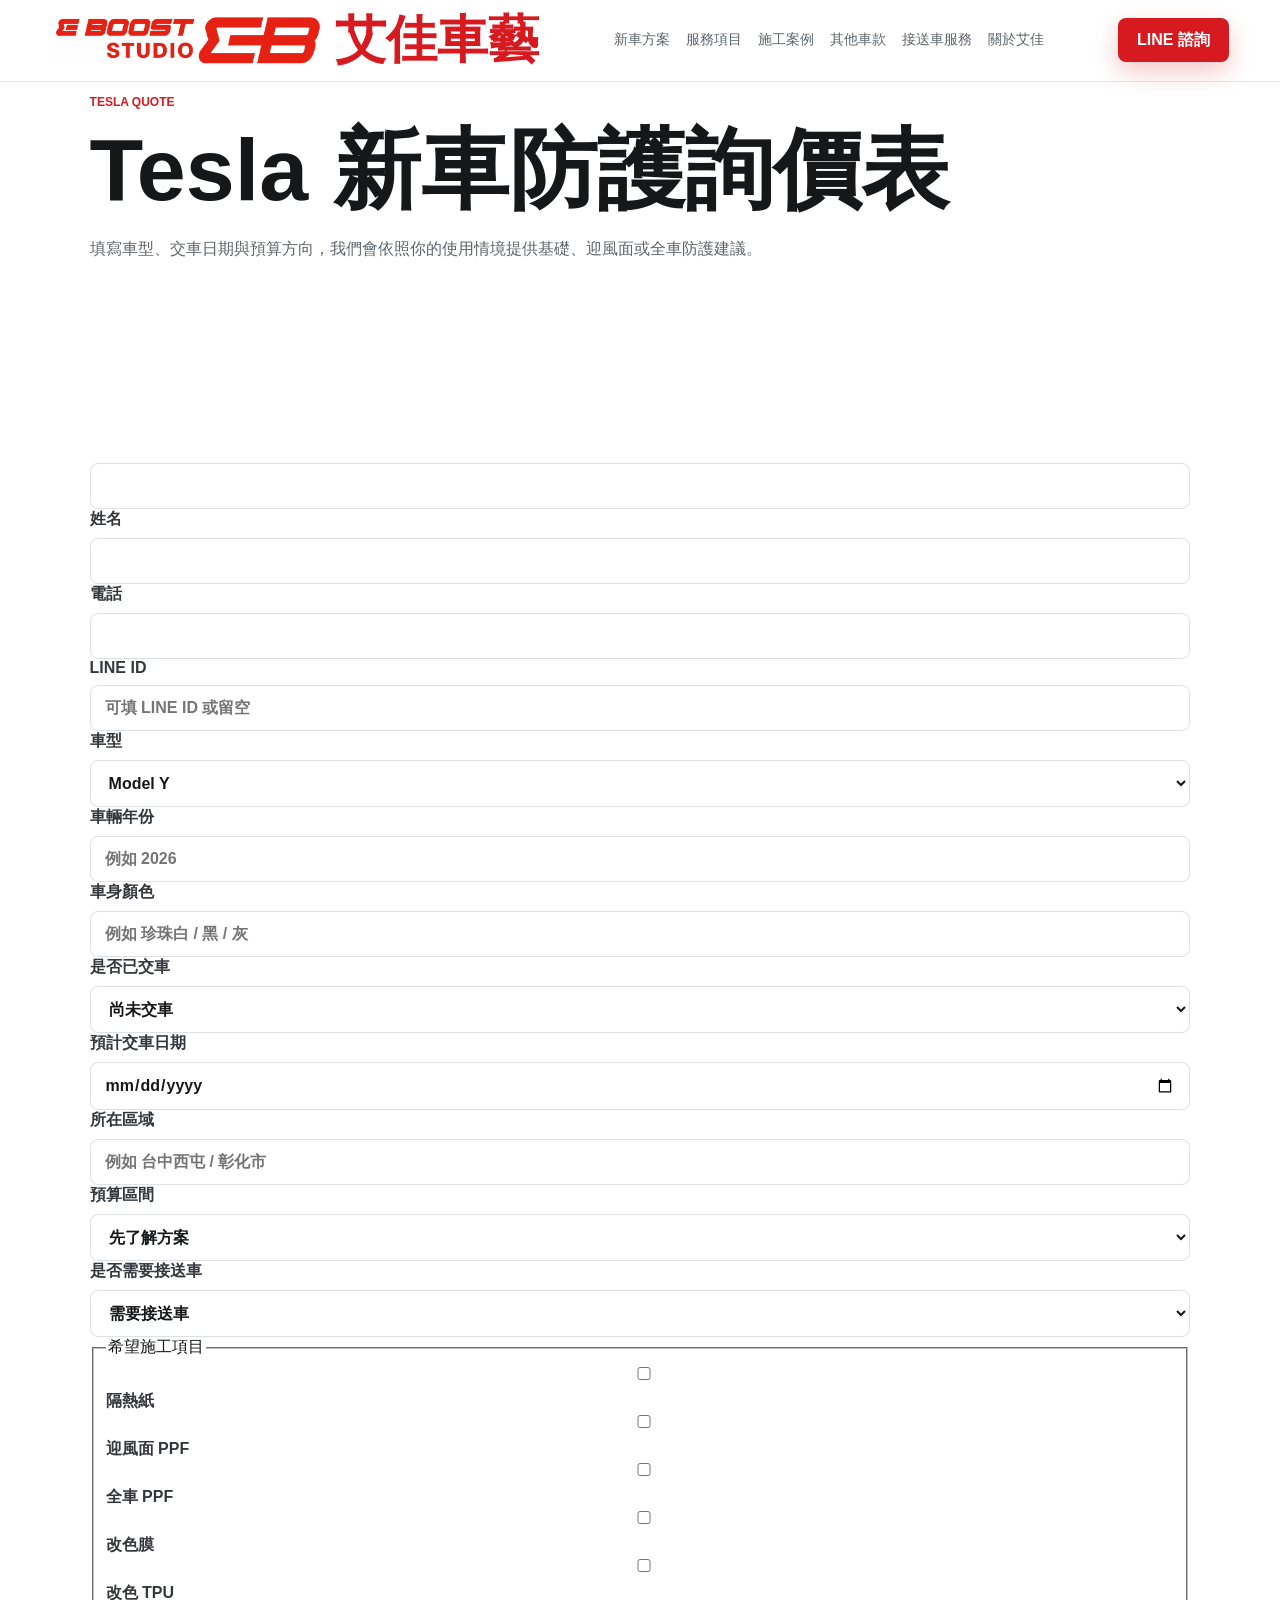
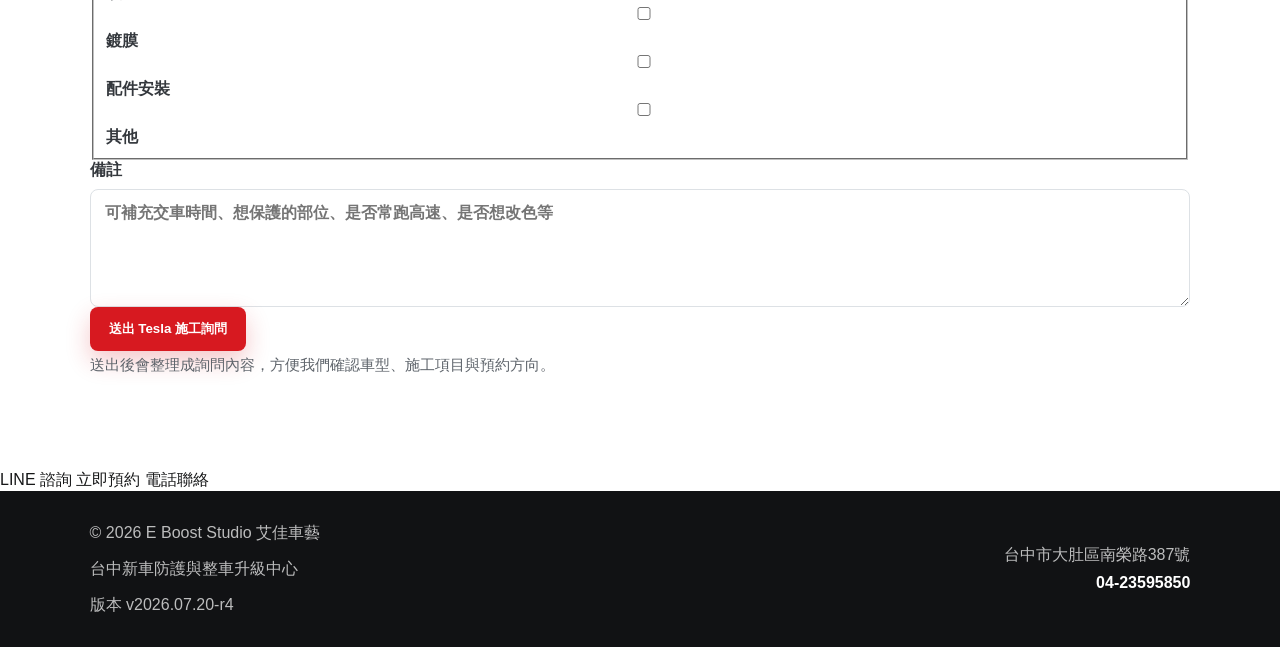
<file: tesla-quote.html>
<!DOCTYPE html>
<html lang="zh-Hant">
  <head>
    <meta charset="UTF-8" />
    <meta name="viewport" content="width=device-width, initial-scale=1.0" />
    <title>Tesla 新車防護詢價表｜E Boost Studio 艾佳車藝</title>
    <meta name="description" content="填寫 Tesla 車型、交車日期、施工項目與預算，E Boost Studio 艾佳車藝將提供 Model 3、Model Y 新車防護建議。" />
    <link rel="canonical" href="https://ebooststudio.com/tesla-quote.html" />
    <meta property="og:title" content="Tesla 新車防護詢價表｜E Boost Studio 艾佳車藝" />
    <meta property="og:description" content="告訴我們車型、交車日期與預算，取得 Tesla PPF、隔熱紙與改色施工建議。" />
    <meta property="og:image" content="https://ebooststudio.com/assets/site-photos/hero-orange-tesla.jpg" />
    <link rel="stylesheet" href="styles.css?v=20260720-nav-photo-fix" />
  </head>
  <body>
    <header class="site-header">
      <a class="brand" href="index.html#home" aria-label="E Boost Studio 艾佳車藝首頁">
        <img class="brand-logo" src="assets/eb-logo.jpg" alt="E Boost Studio Logo" width="900" height="160" />
        <span class="brand-subtitle">艾佳車藝</span>
      </a>
      <nav class="site-nav" aria-label="主要導覽">
        <a href="index.html#tesla-plans">新車方案</a>
        <a href="index.html#ppf">服務項目</a>
        <a href="index.html#cases" data-track="view_cases">施工案例</a>
        <a href="other-vehicles.html">其他車款</a>
        <a href="index.html#pickup" data-track="view_pickup_service">接送車服務</a>
        <a href="index.html#about">關於艾佳</a>
      </nav>
      <a class="nav-cta" href="#" data-site-link="line" data-track="click_line">LINE 諮詢</a>
    </header>

    <main>
      <section class="section quote-hero">
        <p class="eyebrow">Tesla Quote</p>
        <h1>Tesla 新車防護詢價表</h1>
        <p>填寫車型、交車日期與預算方向，我們會依照你的使用情境提供基礎、迎風面或全車防護建議。</p>
      </section>

      <section class="section quote-section">
        <form class="tesla-quote-form" id="teslaQuoteForm" data-track-form-start>
          <input class="hp-field" type="text" name="company" tabindex="-1" autocomplete="off" aria-hidden="true" />
          <div class="form-grid">
            <label>姓名<input name="name" type="text" required autocomplete="name" /></label>
            <label>電話<input name="phone" type="tel" required autocomplete="tel" /></label>
            <label>LINE ID<input name="lineId" type="text" placeholder="可填 LINE ID 或留空" /></label>
            <label>車型<select name="model" id="modelSelect" required></select></label>
            <label>車輛年份<input name="year" type="text" placeholder="例如 2026" /></label>
            <label>車身顏色<input name="color" type="text" placeholder="例如 珍珠白 / 黑 / 灰" /></label>
            <label>是否已交車<select name="deliveryStatus" id="deliveryStatusSelect" required></select></label>
            <label>預計交車日期<input name="deliveryDate" type="date" /></label>
            <label>所在區域<input name="area" type="text" placeholder="例如 台中西屯 / 彰化市" /></label>
            <label>預算區間<select name="budget" id="budgetSelect"></select></label>
            <label>是否需要接送車<select name="pickup" id="pickupSelect"></select></label>
          </div>

          <fieldset>
            <legend>希望施工項目</legend>
            <div class="checkbox-grid" id="serviceCheckboxes"></div>
          </fieldset>

          <label>備註<textarea name="note" rows="5" placeholder="可補充交車時間、想保護的部位、是否常跑高速、是否想改色等"></textarea></label>

          <button class="button primary" type="submit" id="quoteSubmit">送出 Tesla 施工詢問</button>
          <p class="form-note">送出後會整理成詢問內容，方便我們確認車型、施工項目與預約方向。</p>
        </form>

        <div class="quote-success" id="quoteSuccess" hidden>
          <p class="eyebrow">Submitted</p>
          <h2>感謝你的詢問</h2>
          <p>我們會依照車型、交車日期及預算提供適合的施工方案。若想更快確認檔期，可以直接加入 LINE 或電話聯絡。</p>
          <div class="hero-actions">
            <a class="button primary" href="#" data-site-link="line" data-track="click_line">加入 LINE</a>
            <a class="button secondary" href="#" data-site-link="phone" data-track="click_phone">電話聯絡</a>
            <a class="button secondary" href="index.html#tesla-plans">返回 Tesla 方案頁面</a>
          </div>
        </div>
      </section>
    </main>

    <nav class="mobile-cta-bar" aria-label="手機快速聯絡">
      <a href="#" data-site-link="line" data-track="click_line">LINE 諮詢</a>
      <a href="tesla-quote.html" data-track="click_book_now">立即預約</a>
      <a href="#" data-site-link="phone" data-track="click_phone">電話聯絡</a>
    </nav>

    <footer class="site-footer">
      <div>
        <p>© 2026 E Boost Studio 艾佳車藝</p>
        <p data-site-text="positioning">台中新車防護與整車升級中心</p>
        <p class="site-version" data-site-text="version" data-site-prefix="版本 ">版本</p>
      </div>
      <address class="footer-contact">
        <span data-site-text="address">地址</span>
        <a href="#" data-site-link="phone" data-site-text="phone" data-track="click_phone">電話</a>
      </address>
    </footer>

    <script src="data/site-config.js?v=20260720-shared-data"></script>
    <script src="data/tesla-site-data.js?v=20260720-shared-data"></script>
    <script src="data/analytics-config.js?v=20260720-shared-data"></script>
    <script src="tracking.js?v=20260720-shared-data"></script>
    <script src="shared-site.js?v=20260720-shared-data"></script>
    <script src="tesla-quote.js?v=20260720-shared-data"></script>
  </body>
</html>
</file>
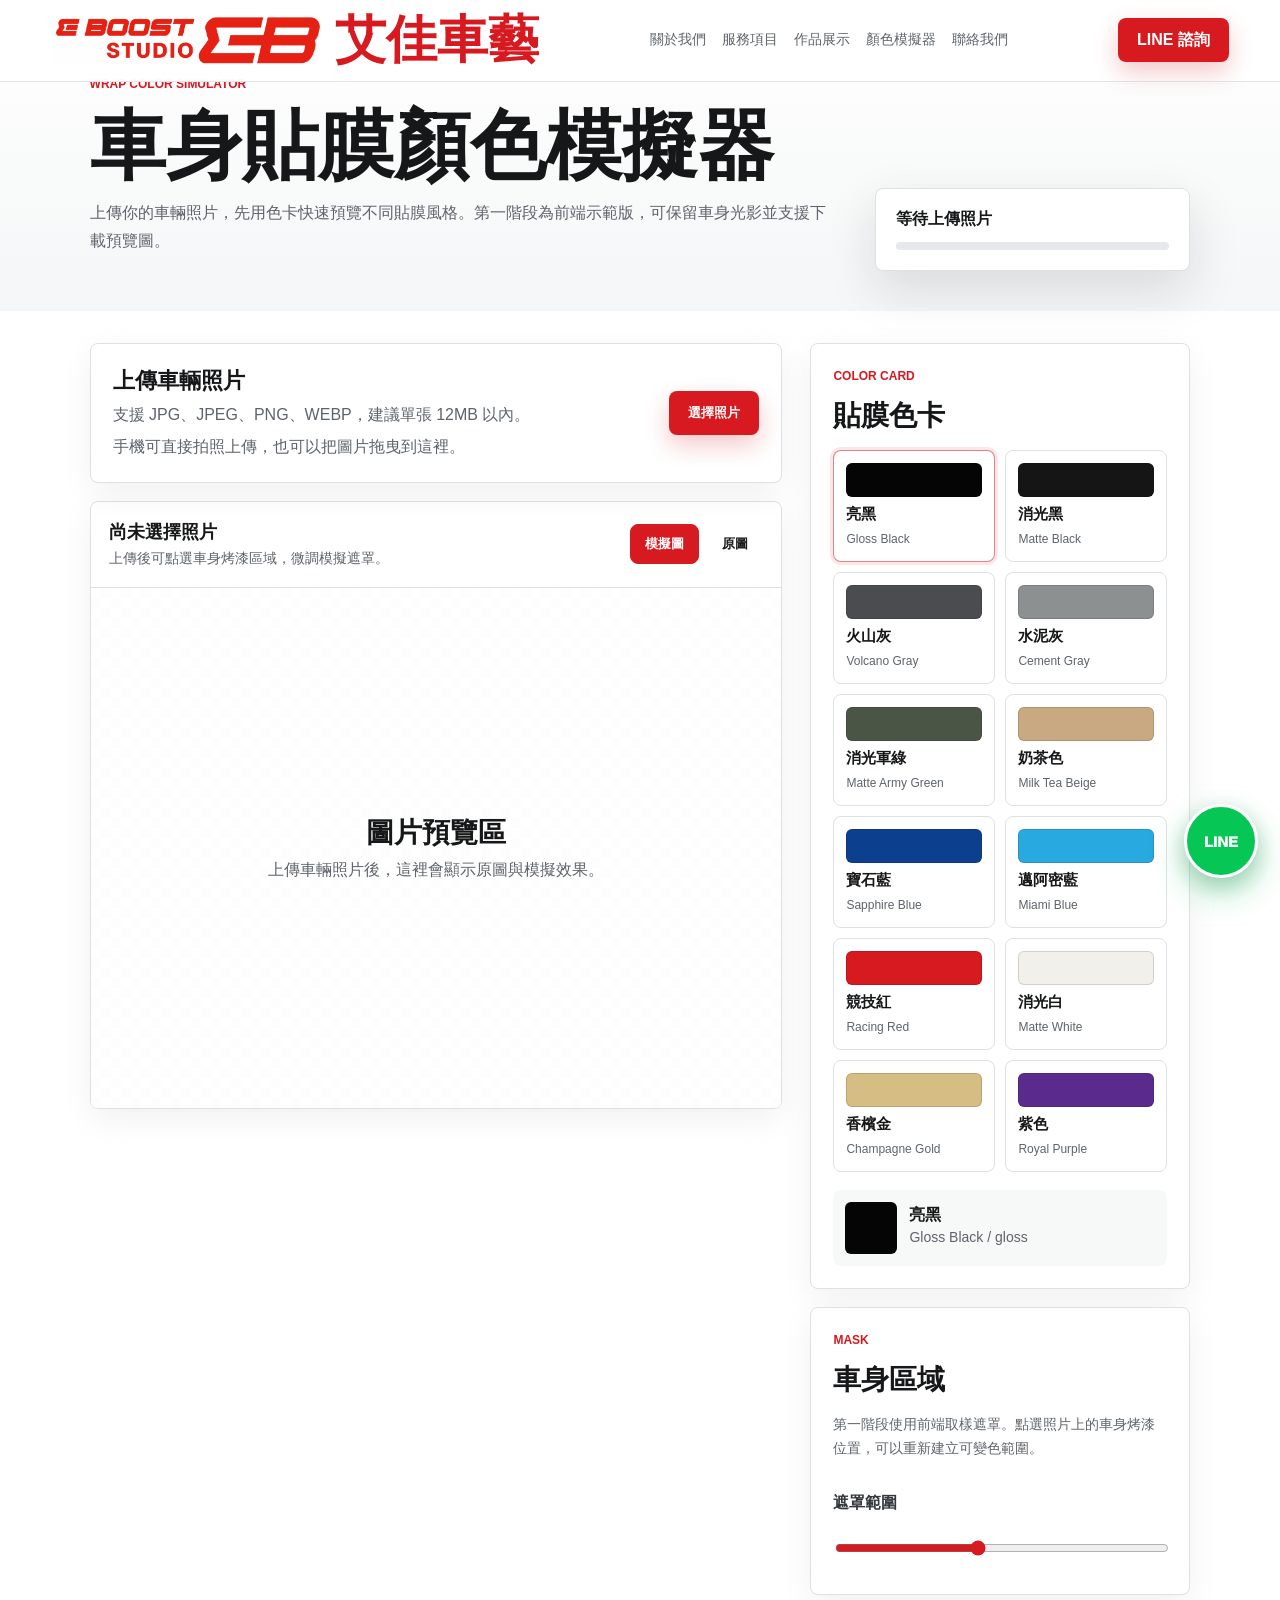
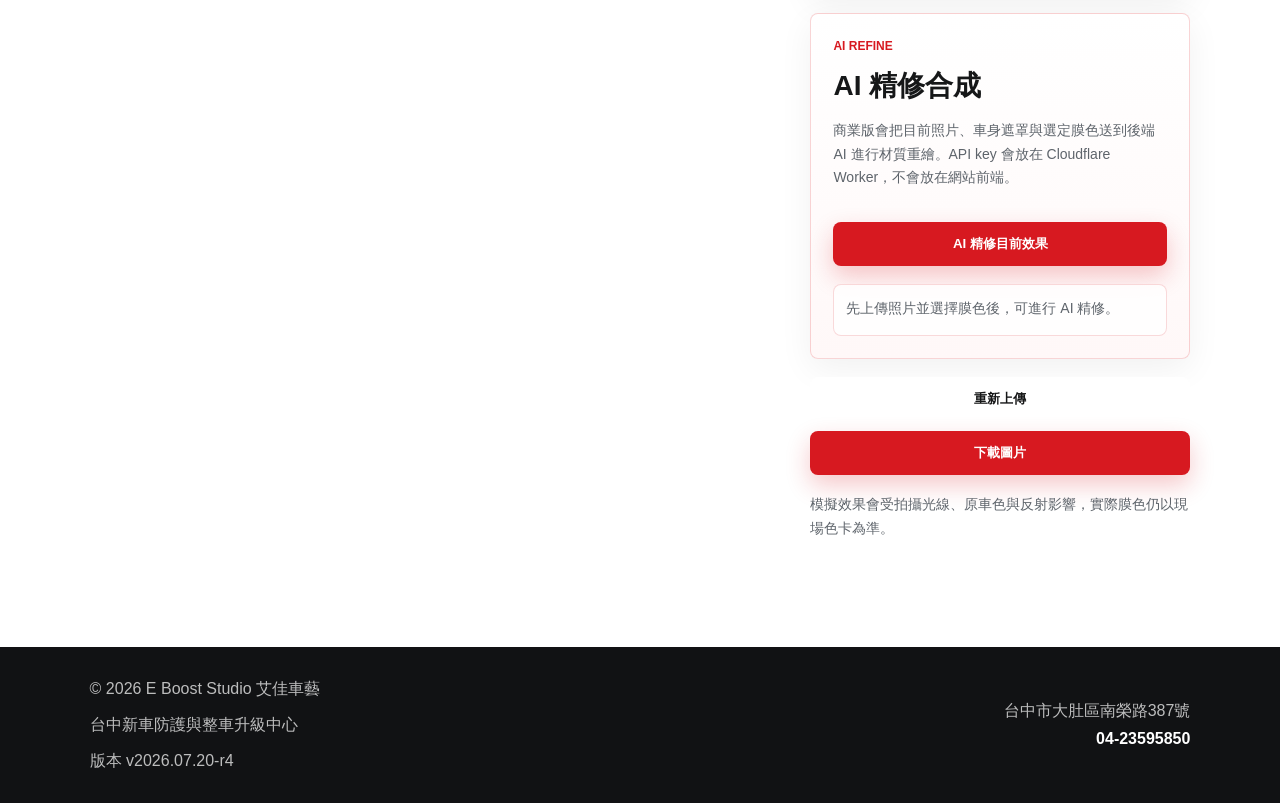
<file: wrap-simulator.html>
<!DOCTYPE html>
<html lang="zh-Hant">
  <head>
    <meta charset="UTF-8" />
    <meta name="viewport" content="width=device-width, initial-scale=1.0" />
    <title>車身貼膜顏色模擬器｜E Boost Studio 艾佳車藝</title>
    <link rel="stylesheet" href="styles.css?v=20260720-wrap-entry" />
    <link rel="stylesheet" href="wrap-simulator.css?v=20260720-phase1" />
  </head>
  <body>
    <header class="site-header">
      <a class="brand" href="index.html#home" aria-label="E Boost Studio 艾佳車藝首頁">
        <img class="brand-logo" src="assets/eb-logo.jpg" alt="E Boost Studio Logo" />
        <span class="brand-subtitle">艾佳車藝</span>
      </a>
      <nav class="site-nav" aria-label="主要導覽">
        <a href="index.html#about">關於我們</a>
        <a href="index.html#services">服務項目</a>
        <a href="index.html#works">作品展示</a>
        <a href="wrap-simulator.html" aria-current="page">顏色模擬器</a>
        <a href="index.html#contact">聯絡我們</a>
      </nav>
      <a class="nav-cta" href="#" data-site-link="line">LINE 諮詢</a>
    </header>

    <main>
      <section class="wrap-hero section">
        <div class="wrap-hero-copy">
          <p class="eyebrow">Wrap Color Simulator</p>
          <h1>車身貼膜顏色模擬器</h1>
          <p>
            上傳你的車輛照片，先用色卡快速預覽不同貼膜風格。第一階段為前端示範版，可保留車身光影並支援下載預覽圖。
          </p>
        </div>
        <div class="wrap-status" id="wrapStatus" role="status" aria-live="polite">
          <span>等待上傳照片</span>
          <div class="progress-track" aria-hidden="true">
            <span id="progressBar"></span>
          </div>
        </div>
      </section>

      <section class="wrap-tool section" aria-label="車身貼膜顏色模擬器工具">
        <div class="wrap-workspace">
          <div class="upload-card" id="dropzone">
            <input id="carUpload" type="file" accept="image/jpeg,image/jpg,image/png,image/webp" />
            <div class="upload-card-copy">
              <strong>上傳車輛照片</strong>
              <span>支援 JPG、JPEG、PNG、WEBP，建議單張 12MB 以內。</span>
              <span>手機可直接拍照上傳，也可以把圖片拖曳到這裡。</span>
            </div>
            <button class="button primary" type="button" id="chooseImage">選擇照片</button>
          </div>

          <div class="canvas-panel">
            <div class="canvas-toolbar">
              <div>
                <strong id="previewTitle">尚未選擇照片</strong>
                <span id="previewHint">上傳後可點選車身烤漆區域，微調模擬遮罩。</span>
              </div>
              <div class="toolbar-actions" aria-label="模擬器操作">
                <button class="button secondary is-active" type="button" id="showSimulated">模擬圖</button>
                <button class="button secondary" type="button" id="showOriginal">原圖</button>
              </div>
            </div>
            <div class="canvas-stage" id="canvasStage">
              <canvas id="wrapCanvas" aria-label="車身貼膜顏色模擬畫布"></canvas>
              <div class="empty-preview" id="emptyPreview">
                <strong>圖片預覽區</strong>
                <span>上傳車輛照片後，這裡會顯示原圖與模擬效果。</span>
              </div>
            </div>
          </div>
        </div>

        <aside class="wrap-controls" aria-label="貼膜顏色與輸出設定">
          <div class="control-panel">
            <div class="control-heading">
              <p class="eyebrow">Color Card</p>
              <h2>貼膜色卡</h2>
            </div>
            <div class="swatch-grid" id="swatchGrid"></div>
            <div class="selected-color-card" id="selectedColorCard"></div>
          </div>

          <div class="control-panel">
            <div class="control-heading">
              <p class="eyebrow">Mask</p>
              <h2>車身區域</h2>
            </div>
            <p class="panel-note">
              第一階段使用前端取樣遮罩。點選照片上的車身烤漆位置，可以重新建立可變色範圍。
            </p>
            <label class="range-control">
              遮罩範圍
              <input id="maskRange" type="range" min="18" max="90" value="48" />
            </label>
          </div>

          <div class="control-panel ai-panel">
            <div class="control-heading">
              <p class="eyebrow">AI Refine</p>
              <h2>AI 精修合成</h2>
            </div>
            <p class="panel-note">
              商業版會把目前照片、車身遮罩與選定膜色送到後端 AI 進行材質重繪。API key 會放在 Cloudflare Worker，不會放在網站前端。
            </p>
            <button class="button primary" type="button" id="aiRefine" disabled>AI 精修目前效果</button>
            <div class="ai-message" id="aiMessage" role="status" aria-live="polite">
              先上傳照片並選擇膜色後，可進行 AI 精修。
            </div>
          </div>

          <div class="simulator-actions">
            <button class="button secondary" type="button" id="resetUpload">重新上傳</button>
            <button class="button primary" type="button" id="downloadPreview" disabled>下載圖片</button>
          </div>
          <p class="panel-note">
            模擬效果會受拍攝光線、原車色與反射影響，實際膜色仍以現場色卡為準。
          </p>
        </aside>
      </section>
    </main>

    <a class="floating-line" href="#" data-site-link="line" aria-label="LINE 聯絡 E Boost Studio">LINE</a>
    <footer class="site-footer">
      <div>
        <p>© 2026 E Boost Studio 艾佳車藝</p>
        <p data-site-text="positioning">台中新車防護與整車升級中心</p>
        <p class="site-version" data-site-text="version" data-site-prefix="版本 ">版本</p>
      </div>
      <address class="footer-contact">
        <span data-site-text="address">地址</span>
        <a href="#" data-site-link="phone" data-site-text="phone">電話</a>
      </address>
    </footer>
    <script src="data/wrap-colors.js?v=20260720-phase1"></script>
    <script src="data/ai-config.js?v=20260720-ai-commercial"></script>
    <script src="data/site-config.js?v=20260720-shared-data"></script>
    <script src="data/analytics-config.js?v=20260720-shared-data"></script>
    <script src="tracking.js?v=20260720-shared-data"></script>
    <script src="shared-site.js?v=20260720-shared-data"></script>
    <script src="wrap-simulator.js?v=20260720-shared-data"></script>
  </body>
</html>
</file>
<file: styles.css>
:root {
  --white: #ffffff;
  --soft-white: #f7f8f8;
  --ink: #161718;
  --muted: #5e646b;
  --line: #dde1e5;
  --red: #d71920;
  --red-dark: #9f1016;
  --graphite: #24272b;
  --shadow: 0 18px 50px rgba(22, 23, 24, 0.13);
}

* {
  box-sizing: border-box;
}

html {
  scroll-behavior: smooth;
}

body {
  margin: 0;
  font-family: Arial, "Noto Sans TC", "PingFang TC", "Microsoft JhengHei", sans-serif;
  color: var(--ink);
  background: var(--white);
}

a {
  color: inherit;
  text-decoration: none;
}

img {
  max-width: 100%;
}

.site-header {
  position: fixed;
  z-index: 10;
  top: 0;
  left: 0;
  right: 0;
  display: flex;
  align-items: center;
  justify-content: space-between;
  gap: 22px;
  padding: 16px clamp(18px, 4vw, 54px);
  background: rgba(255, 255, 255, 0.92);
  border-bottom: 1px solid rgba(221, 225, 229, 0.8);
  backdrop-filter: blur(18px);
}

.admin-page {
  min-height: 100vh;
  background: #f3f4f5;
}

.admin-header {
  display: flex;
  align-items: center;
  justify-content: space-between;
  gap: 22px;
  padding: 18px clamp(18px, 4vw, 54px);
  background: var(--white);
  border-bottom: 1px solid var(--line);
}

.brand {
  display: flex;
  align-items: center;
  gap: 14px;
  min-width: 430px;
}

.brand-logo {
  display: block;
  width: min(270px, 42vw);
  height: auto;
  max-height: 48px;
  object-fit: contain;
  object-position: left center;
}

.brand-subtitle {
  display: inline-flex;
  min-height: 48px;
  align-items: center;
  color: var(--red);
  font-size: clamp(42px, 4vw, 52px);
  font-weight: 900;
  line-height: 0.95;
  white-space: nowrap;
}

.site-nav {
  display: flex;
  flex-wrap: wrap;
  justify-content: center;
  gap: 16px;
  color: var(--muted);
  font-size: 14px;
}

.site-nav a {
  transition: color 0.2s ease;
}

.site-nav a:hover {
  color: var(--red);
}

.nav-cta,
.button {
  display: inline-flex;
  min-height: 44px;
  align-items: center;
  justify-content: center;
  border: 1px solid transparent;
  border-radius: 8px;
  padding: 0 18px;
  font-weight: 700;
  cursor: pointer;
}

.nav-cta,
.button.primary {
  color: var(--white);
  background: var(--red);
  box-shadow: 0 10px 24px rgba(215, 25, 32, 0.24);
}

.button.secondary {
  color: var(--ink);
  background: rgba(255, 255, 255, 0.9);
  border-color: rgba(255, 255, 255, 0.72);
}

.hero {
  position: relative;
  min-height: 92vh;
  overflow: hidden;
  display: grid;
  align-items: center;
  padding: 128px clamp(20px, 7vw, 96px) 80px;
  isolation: isolate;
}

.hero-image {
  position: absolute;
  inset: 0;
  z-index: -2;
  width: 100%;
  height: 100%;
  object-fit: cover;
  object-position: 68% center;
}

.hero-overlay {
  position: absolute;
  inset: 0;
  z-index: -1;
  background:
    linear-gradient(90deg, rgba(255,255,255,0.96) 0%, rgba(255,255,255,0.82) 36%, rgba(255,255,255,0.26) 70%, rgba(255,255,255,0.08) 100%),
    linear-gradient(0deg, rgba(255,255,255,0.98) 0%, rgba(255,255,255,0) 24%);
}

.hero-content {
  max-width: 720px;
}

.eyebrow {
  margin: 0 0 14px;
  color: var(--red);
  font-size: 12px;
  font-weight: 900;
  letter-spacing: 0;
  text-transform: uppercase;
}

h1,
h2,
h3,
p {
  margin-top: 0;
}

h1 {
  margin-bottom: 22px;
  font-size: clamp(42px, 8vw, 88px);
  line-height: 0.98;
  letter-spacing: 0;
}

h2 {
  margin-bottom: 18px;
  font-size: clamp(30px, 4vw, 54px);
  line-height: 1.08;
  letter-spacing: 0;
}

h3 {
  margin-bottom: 12px;
  font-size: 22px;
}

p {
  color: var(--muted);
  line-height: 1.75;
}

.hero-copy {
  max-width: 620px;
  color: #34383d;
  font-size: clamp(17px, 2vw, 21px);
}

.hero-actions {
  display: flex;
  flex-wrap: wrap;
  gap: 14px;
  margin-top: 34px;
}

.section {
  padding: 92px clamp(20px, 7vw, 96px);
}

.section-heading {
  max-width: 780px;
  margin-bottom: 36px;
}

.about-section {
  background: var(--white);
}

.about-grid {
  display: grid;
  grid-template-columns: repeat(2, minmax(0, 1fr));
  gap: 32px;
  max-width: 1060px;
}

.stats {
  display: grid;
  grid-template-columns: repeat(3, minmax(0, 1fr));
  gap: 1px;
  margin-top: 36px;
  overflow: hidden;
  border: 1px solid var(--line);
  border-radius: 8px;
  background: var(--line);
}

.stats div {
  padding: 26px;
  background: var(--soft-white);
}

.stats strong {
  display: block;
  margin-bottom: 8px;
  font-size: 34px;
}

.stats span {
  color: var(--muted);
}

.studio-gallery {
  display: grid;
  grid-template-columns: 1.1fr 1fr 1fr;
  gap: 18px;
  margin-top: 42px;
}

.studio-gallery figure {
  margin: 0;
  overflow: hidden;
  border: 1px solid var(--line);
  border-radius: 8px;
  background: var(--white);
  box-shadow: 0 10px 32px rgba(22, 23, 24, 0.06);
}

.studio-gallery img,
.capability-gallery img,
.work-visual {
  display: block;
  width: 100%;
  object-fit: cover;
}

.studio-gallery img {
  height: 260px;
}

.studio-gallery figcaption {
  padding: 14px 16px 16px;
  color: var(--ink);
  font-weight: 800;
}

.services-section {
  background: #f3f4f5;
}

.service-grid,
.work-grid {
  display: grid;
  grid-template-columns: repeat(5, minmax(0, 1fr));
  gap: 18px;
}

.service-card,
.work-card,
.career-panel {
  border: 1px solid var(--line);
  border-radius: 8px;
  background: var(--white);
  box-shadow: 0 10px 32px rgba(22, 23, 24, 0.06);
}

.service-card {
  min-height: 270px;
  padding: 28px;
}

.service-card.featured {
  color: var(--white);
  background: linear-gradient(145deg, var(--graphite), #111214);
  border-color: #111214;
}

.service-card span {
  display: inline-block;
  margin-bottom: 42px;
  color: var(--red);
  font-weight: 900;
}

.service-card.featured p,
.service-card.featured span {
  color: rgba(255, 255, 255, 0.82);
}

.features-section {
  background: var(--white);
}

.feature-layout {
  display: grid;
  grid-template-columns: repeat(4, minmax(0, 1fr));
  gap: 18px;
}

.feature-panel {
  min-height: 260px;
  padding: 28px;
  border: 1px solid var(--line);
  border-radius: 8px;
  background: var(--soft-white);
}

.feature-panel h3 {
  margin-bottom: 22px;
}

.brand-tags {
  display: flex;
  flex-wrap: wrap;
  gap: 10px;
}

.brand-tags span,
.brand-tags a {
  display: inline-flex;
  min-height: 38px;
  align-items: center;
  border: 1px solid rgba(215, 25, 32, 0.18);
  border-radius: 8px;
  padding: 8px 12px;
  color: var(--ink);
  background: var(--white);
  font-weight: 800;
  line-height: 1.25;
}

.tuning-panel {
  background:
    linear-gradient(135deg, rgba(215, 25, 32, 0.08), rgba(255, 255, 255, 0.8)),
    var(--soft-white);
}

.water-panel {
  color: var(--white);
  background: linear-gradient(145deg, var(--graphite), #111214);
  border-color: #111214;
}

.water-panel p {
  color: rgba(255, 255, 255, 0.76);
}

.capability-gallery {
  display: grid;
  grid-template-columns: repeat(3, minmax(0, 1fr));
  gap: 18px;
  margin-top: 18px;
}

.capability-gallery article {
  overflow: hidden;
  border: 1px solid var(--line);
  border-radius: 8px;
  background: var(--white);
  box-shadow: 0 10px 32px rgba(22, 23, 24, 0.06);
}

.wide-capability {
  grid-column: 1 / -1;
}

.capability-gallery img {
  height: 230px;
}

.collage-visual {
  display: grid;
  grid-template-columns: 1fr 1fr;
  gap: 4px;
  height: 300px;
  overflow: hidden;
  background: var(--white);
}

.collage-visual img {
  width: 100%;
  height: 100%;
  object-fit: cover;
}

.collage-visual img:first-child {
  object-position: center 55%;
}

.collage-visual img:last-child {
  object-position: center 58%;
}

.capability-gallery h3,
.capability-gallery p {
  padding-inline: 24px;
}

.capability-gallery h3 {
  margin-top: 22px;
}

.capability-gallery p {
  padding-bottom: 24px;
}

.work-grid {
  grid-template-columns: repeat(4, minmax(0, 1fr));
}

.work-card {
  overflow: hidden;
}

.work-card h3,
.work-card p {
  padding: 0 24px;
}

.work-card p {
  padding-bottom: 26px;
}

.work-visual {
  height: 230px;
  margin-bottom: 24px;
}

.finished-showcase {
  margin-top: 38px;
}

.showcase-heading {
  display: flex;
  align-items: end;
  justify-content: space-between;
  gap: 28px;
  margin-bottom: 18px;
}

.showcase-heading h3 {
  margin-bottom: 0;
  font-size: clamp(28px, 3vw, 40px);
}

.showcase-heading p:last-child {
  max-width: 520px;
  margin-bottom: 0;
}

.finished-grid {
  display: grid;
  grid-template-columns: 1.35fr repeat(2, minmax(0, 1fr));
  gap: 14px;
}

.finished-card {
  position: relative;
  min-height: 210px;
  overflow: hidden;
  border: 1px solid var(--line);
  border-radius: 8px;
  background: var(--ink);
  box-shadow: 0 10px 32px rgba(22, 23, 24, 0.08);
}

.finished-card img {
  display: block;
  width: 100%;
  height: 100%;
  object-fit: cover;
  transition: transform 0.3s ease;
}

.finished-card:hover img {
  transform: scale(1.04);
}

.finished-card::after {
  position: absolute;
  inset: auto 0 0;
  height: 45%;
  content: "";
  background: linear-gradient(0deg, rgba(17, 18, 20, 0.78), rgba(17, 18, 20, 0));
}

.finished-card span,
.finished-card div {
  position: absolute;
  z-index: 1;
  left: 18px;
  right: 18px;
  bottom: 16px;
  color: var(--white);
  font-weight: 900;
}

.finished-card div span {
  position: static;
  display: block;
  margin-bottom: 8px;
  color: rgba(255, 255, 255, 0.72);
  font-size: 13px;
}

.finished-card h4 {
  margin: 0;
  font-size: 28px;
}

.featured-finish {
  grid-row: span 2;
  min-height: 434px;
}

.upload-section {
  display: grid;
  grid-template-columns: minmax(280px, 0.82fr) minmax(420px, 1.18fr);
  gap: 48px;
  align-items: start;
  background:
    linear-gradient(135deg, rgba(215, 25, 32, 0.07), rgba(255, 255, 255, 0) 42%),
    #f3f4f5;
}

.admin-upload-section {
  min-height: calc(100vh - 86px);
  padding-top: 68px;
}

.upload-copy {
  position: sticky;
  top: 112px;
}

.upload-points {
  display: flex;
  flex-wrap: wrap;
  gap: 10px;
  margin-top: 28px;
}

.upload-points span {
  display: inline-flex;
  min-height: 36px;
  align-items: center;
  border: 1px solid rgba(215, 25, 32, 0.2);
  border-radius: 8px;
  padding: 8px 12px;
  color: var(--red);
  background: var(--white);
  font-weight: 800;
}

.upload-panel {
  display: grid;
  gap: 18px;
  padding: 30px;
  border: 1px solid var(--line);
  border-radius: 8px;
  background: var(--white);
  box-shadow: var(--shadow);
}

.upload-dropzone {
  min-height: 190px;
  place-items: center;
  border: 1px dashed rgba(215, 25, 32, 0.5);
  border-radius: 8px;
  padding: 28px;
  color: var(--ink);
  background:
    linear-gradient(135deg, rgba(215, 25, 32, 0.08), rgba(255, 255, 255, 0.9)),
    var(--soft-white);
  text-align: center;
  cursor: pointer;
}

.upload-dropzone input {
  position: absolute;
  width: 1px;
  height: 1px;
  overflow: hidden;
  clip: rect(0, 0, 0, 0);
}

.upload-icon {
  display: inline-flex;
  width: 48px;
  height: 48px;
  align-items: center;
  justify-content: center;
  border-radius: 50%;
  color: var(--white);
  background: var(--red);
  font-size: 32px;
  font-weight: 300;
  line-height: 1;
}

.upload-dropzone strong {
  font-size: 22px;
}

.upload-dropzone small {
  color: var(--muted);
  font-weight: 700;
}

.upload-fields {
  display: grid;
  grid-template-columns: repeat(2, minmax(0, 1fr));
  gap: 16px;
}

.publish-check {
  display: flex;
  align-items: center;
  gap: 10px;
}

.publish-check input {
  width: 18px;
  height: 18px;
  accent-color: var(--red);
}

.upload-preview {
  display: grid;
  grid-template-columns: repeat(4, minmax(0, 1fr));
  gap: 10px;
  min-height: 112px;
}

.upload-preview img,
.preview-empty {
  width: 100%;
  aspect-ratio: 1 / 0.72;
  border: 1px solid var(--line);
  border-radius: 8px;
  background: var(--soft-white);
}

.upload-preview img {
  display: block;
  object-fit: cover;
}

.preview-empty {
  grid-column: 1 / -1;
  display: grid;
  place-items: center;
  color: var(--muted);
  font-weight: 800;
}

.careers-section {
  display: grid;
  grid-template-columns: minmax(0, 1.2fr) minmax(320px, 0.8fr);
  gap: 44px;
  align-items: center;
  background: var(--ink);
  color: var(--white);
}

.careers-section p {
  color: rgba(255, 255, 255, 0.72);
}

.career-panel {
  padding: 30px;
  color: var(--ink);
}

.career-panel ul {
  margin: 0 0 26px;
  padding-left: 20px;
  color: var(--muted);
  line-height: 2;
}

.contact-section {
  display: grid;
  grid-template-columns: minmax(0, 0.85fr) minmax(360px, 1fr);
  gap: 52px;
  align-items: start;
  background: var(--soft-white);
}

.social-block {
  display: grid;
  gap: 14px;
  margin-top: 30px;
}

.social-block span {
  color: var(--ink);
  font-weight: 900;
}

.social-links,
.footer-social {
  display: flex;
  flex-wrap: wrap;
  gap: 10px;
}

.social-links a,
.footer-social a {
  display: inline-flex;
  min-height: 42px;
  align-items: center;
  justify-content: center;
  border-radius: 8px;
  font-weight: 900;
  line-height: 1;
}

.social-links a {
  min-width: 118px;
  border: 1px solid rgba(215, 25, 32, 0.22);
  color: var(--red);
  background: var(--white);
  box-shadow: 0 10px 26px rgba(22, 23, 24, 0.05);
}

.social-links a:hover {
  color: var(--white);
  background: var(--red);
}

.contact-form {
  display: grid;
  gap: 16px;
  padding: 30px;
  border: 1px solid var(--line);
  border-radius: 8px;
  background: var(--white);
  box-shadow: var(--shadow);
}

.form-note {
  margin: 0;
  color: var(--muted);
  font-size: 15px;
  line-height: 1.8;
}

label {
  display: grid;
  gap: 8px;
  color: #34383d;
  font-weight: 700;
}

input,
select,
textarea {
  width: 100%;
  border: 1px solid var(--line);
  border-radius: 8px;
  padding: 13px 14px;
  color: var(--ink);
  background: var(--white);
  font: inherit;
}

textarea {
  resize: vertical;
}

.lead-result {
  display: grid;
  gap: 12px;
  margin-top: 6px;
  padding: 18px;
  border: 1px solid rgba(215, 25, 32, 0.18);
  border-radius: 8px;
  background: #fff7f7;
}

.lead-result[hidden] {
  display: none;
}

.lead-result strong {
  color: var(--ink);
  font-size: 18px;
}

.lead-result p {
  margin: 0;
  color: var(--muted);
  font-size: 15px;
  line-height: 1.8;
}

.lead-result .button {
  width: fit-content;
  min-width: 210px;
}

.google-form-frame {
  position: absolute;
  width: 1px;
  height: 1px;
  border: 0;
  opacity: 0;
  pointer-events: none;
}

.site-footer {
  display: flex;
  align-items: center;
  justify-content: space-between;
  gap: 28px;
  padding: 28px clamp(20px, 7vw, 96px);
  background: #111214;
}

.site-footer p,
.site-footer a,
.site-footer span {
  margin: 0;
  color: rgba(255, 255, 255, 0.72);
}

.site-footer div,
.footer-contact {
  display: grid;
  gap: 8px;
}

.footer-contact {
  font-style: normal;
  text-align: right;
}

.site-footer a {
  font-weight: 800;
  color: var(--white);
}

.footer-social {
  margin-top: 6px;
}

.footer-social a {
  min-height: 34px;
  border: 1px solid rgba(255, 255, 255, 0.18);
  padding: 0 10px;
  color: rgba(255, 255, 255, 0.82);
}

.footer-social a:hover {
  border-color: rgba(215, 25, 32, 0.72);
  color: var(--white);
  background: var(--red);
}

.floating-line {
  position: fixed;
  right: 22px;
  bottom: 22px;
  z-index: 30;
  display: inline-flex;
  width: 74px;
  height: 74px;
  align-items: center;
  justify-content: center;
  border: 3px solid var(--white);
  border-radius: 999px;
  color: var(--white);
  background: #06c755;
  box-shadow: 0 14px 34px rgba(6, 199, 85, 0.35), 0 8px 22px rgba(17, 18, 20, 0.18);
  font-size: 15px;
  font-weight: 950;
  letter-spacing: 0;
}

.floating-line:hover {
  color: var(--white);
  background: #04b84f;
  transform: translateY(-2px);
}

@media (max-width: 920px) {
  .site-header {
    position: static;
    align-items: flex-start;
    flex-direction: column;
  }

  .admin-header {
    align-items: flex-start;
    flex-direction: column;
  }

  .brand {
    min-width: 0;
  }

  .site-nav {
    justify-content: flex-start;
  }

  .nav-cta {
    display: none;
  }

  .hero {
    min-height: 760px;
    padding-top: 70px;
  }

  .hero-overlay {
    background:
      linear-gradient(180deg, rgba(255,255,255,0.96) 0%, rgba(255,255,255,0.76) 50%, rgba(255,255,255,0.25) 100%),
      linear-gradient(0deg, rgba(255,255,255,1) 0%, rgba(255,255,255,0) 32%);
  }

  .about-grid,
  .contact-section,
  .careers-section,
  .upload-section,
  .feature-layout,
  .studio-gallery,
  .capability-gallery,
  .finished-grid {
    grid-template-columns: 1fr;
  }

  .showcase-heading {
    align-items: flex-start;
    flex-direction: column;
  }

  .featured-finish {
    grid-row: auto;
    min-height: 360px;
  }

  .upload-copy {
    position: static;
  }

  .service-grid,
  .work-grid,
  .stats {
    grid-template-columns: 1fr;
  }
}

@media (min-width: 921px) and (max-width: 1180px) {
  .service-grid,
  .feature-layout,
  .work-grid {
    grid-template-columns: repeat(2, minmax(0, 1fr));
  }

  .studio-gallery,
  .capability-gallery {
    grid-template-columns: repeat(2, minmax(0, 1fr));
  }

  .finished-grid {
    grid-template-columns: repeat(2, minmax(0, 1fr));
  }

  .featured-finish {
    grid-column: 1 / -1;
    grid-row: auto;
    min-height: 420px;
  }

  .upload-section {
    grid-template-columns: 0.85fr 1.15fr;
  }
}

@media (max-width: 560px) {
  .brand {
    align-items: center;
    flex-direction: row;
    gap: 10px;
  }

  .brand-logo {
    width: min(210px, 54vw);
    max-height: none;
  }

  .brand-subtitle {
    min-height: 37px;
    font-size: clamp(34px, 9vw, 40px);
  }

  .section {
    padding: 68px 18px;
  }

  .hero {
    min-height: 720px;
    padding: 60px 18px 54px;
  }

  .hero-image {
    object-position: 62% center;
  }

  .hero-actions,
  .site-footer {
    flex-direction: column;
  }

  .site-footer {
    align-items: flex-start;
  }

  .footer-contact {
    text-align: left;
  }

  .button,
  .nav-cta {
    width: 100%;
  }

  .contact-form,
  .career-panel,
  .upload-panel {
    padding: 22px;
  }

  .upload-fields,
  .upload-preview {
    grid-template-columns: 1fr;
  }

  .floating-line {
    right: 16px;
    bottom: 16px;
    width: 64px;
    height: 64px;
    font-size: 13px;
  }
}
</file>
<file: wrap-simulator.css>
.wrap-hero {
  display: grid;
  grid-template-columns: minmax(0, 1fr) minmax(280px, 0.42fr);
  gap: 34px;
  align-items: end;
  padding-top: 74px;
  padding-bottom: 40px;
  background: linear-gradient(180deg, #ffffff 0%, #f5f6f7 100%);
}

.wrap-hero h1 {
  max-width: 780px;
  margin: 0 0 16px;
  font-size: clamp(42px, 6vw, 76px);
}

.wrap-hero p {
  max-width: 760px;
}

.wrap-status {
  display: grid;
  gap: 12px;
  padding: 20px;
  border: 1px solid var(--line);
  border-radius: 8px;
  background: var(--white);
  box-shadow: var(--shadow);
  color: var(--ink);
  font-weight: 900;
}

.progress-track {
  height: 8px;
  overflow: hidden;
  border-radius: 999px;
  background: #e6e8eb;
}

.progress-track span {
  display: block;
  width: 0;
  height: 100%;
  border-radius: inherit;
  background: var(--red);
  transition: width 0.28s ease;
}

.wrap-tool {
  display: grid;
  grid-template-columns: minmax(0, 1fr) minmax(320px, 380px);
  gap: 28px;
  padding-top: 32px;
  background: var(--white);
}

.wrap-workspace,
.wrap-controls {
  display: grid;
  align-content: start;
  gap: 18px;
}

.upload-card,
.canvas-panel,
.control-panel {
  border: 1px solid var(--line);
  border-radius: 8px;
  background: var(--white);
  box-shadow: 0 10px 34px rgba(22, 23, 24, 0.06);
}

.upload-card {
  position: relative;
  display: grid;
  grid-template-columns: minmax(0, 1fr) auto;
  gap: 18px;
  align-items: center;
  padding: 22px;
}

.upload-card.is-dragging {
  border-color: rgba(215, 25, 32, 0.42);
  background: #fff8f8;
}

.upload-card input {
  position: absolute;
  width: 1px;
  height: 1px;
  opacity: 0;
  pointer-events: none;
}

.upload-card-copy {
  display: grid;
  gap: 6px;
}

.upload-card-copy strong {
  color: var(--ink);
  font-size: 22px;
}

.upload-card-copy span {
  color: var(--muted);
  line-height: 1.6;
}

.canvas-panel {
  overflow: hidden;
}

.canvas-toolbar {
  display: flex;
  align-items: center;
  justify-content: space-between;
  gap: 18px;
  padding: 18px;
  border-bottom: 1px solid var(--line);
}

.canvas-toolbar > div:first-child {
  display: grid;
  gap: 4px;
}

.canvas-toolbar strong {
  color: var(--ink);
  font-size: 18px;
}

.canvas-toolbar span {
  color: var(--muted);
  font-size: 14px;
  line-height: 1.5;
}

.toolbar-actions {
  display: flex;
  flex: 0 0 auto;
  gap: 8px;
}

.toolbar-actions .button {
  min-height: 40px;
  padding: 0 14px;
  box-shadow: none;
}

.toolbar-actions .is-active {
  border-color: var(--red);
  color: var(--white);
  background: var(--red);
}

.canvas-stage {
  position: relative;
  display: grid;
  min-height: 520px;
  place-items: center;
  overflow: hidden;
  background:
    linear-gradient(45deg, #f1f2f4 25%, transparent 25%),
    linear-gradient(-45deg, #f1f2f4 25%, transparent 25%),
    linear-gradient(45deg, transparent 75%, #f1f2f4 75%),
    linear-gradient(-45deg, transparent 75%, #f1f2f4 75%),
    #ffffff;
  background-position: 0 0, 0 10px, 10px -10px, -10px 0;
  background-size: 20px 20px;
}

#wrapCanvas {
  display: block;
  max-width: 100%;
  max-height: min(72vh, 760px);
  cursor: crosshair;
}

.empty-preview {
  position: absolute;
  inset: 0;
  display: grid;
  place-content: center;
  gap: 8px;
  padding: 28px;
  text-align: center;
  background: rgba(255, 255, 255, 0.86);
}

.empty-preview[hidden] {
  display: none;
}

.empty-preview strong {
  color: var(--ink);
  font-size: 28px;
}

.empty-preview span {
  color: var(--muted);
}

.control-panel {
  display: grid;
  gap: 18px;
  padding: 22px;
}

.control-heading h2 {
  margin-bottom: 0;
  font-size: 28px;
}

.swatch-grid {
  display: grid;
  grid-template-columns: repeat(2, minmax(0, 1fr));
  gap: 10px;
}

.swatch-button {
  display: grid;
  min-height: 112px;
  align-content: start;
  gap: 8px;
  border: 1px solid var(--line);
  border-radius: 8px;
  padding: 12px;
  text-align: left;
  background: var(--white);
  cursor: pointer;
}

.swatch-button span,
.selected-color-card span {
  display: block;
  border: 1px solid rgba(17, 18, 20, 0.14);
  border-radius: 6px;
}

.swatch-button span {
  height: 34px;
}

.swatch-button strong {
  color: var(--ink);
  font-size: 15px;
}

.swatch-button small {
  color: var(--muted);
  font-size: 12px;
}

.swatch-button.is-selected {
  border-color: rgba(215, 25, 32, 0.55);
  box-shadow: 0 0 0 3px rgba(215, 25, 32, 0.1);
}

.selected-color-card {
  display: grid;
  grid-template-columns: 52px minmax(0, 1fr);
  gap: 12px;
  align-items: center;
  padding: 12px;
  border-radius: 8px;
  background: var(--soft-white);
}

.selected-color-card span {
  height: 52px;
}

.selected-color-card strong,
.selected-color-card p {
  margin: 0;
}

.selected-color-card p,
.panel-note {
  color: var(--muted);
  font-size: 14px;
  line-height: 1.7;
}

.range-control {
  display: grid;
  gap: 10px;
}

.range-control input {
  accent-color: var(--red);
}

.simulator-actions {
  display: grid;
  grid-template-columns: 1fr;
  gap: 10px;
}

.simulator-actions .button {
  width: 100%;
}

.ai-panel {
  border-color: rgba(215, 25, 32, 0.18);
  background: linear-gradient(180deg, #ffffff 0%, #fff8f8 100%);
}

.ai-panel .button {
  width: 100%;
}

.ai-message {
  min-height: 52px;
  border: 1px solid rgba(215, 25, 32, 0.16);
  border-radius: 8px;
  padding: 12px;
  color: var(--muted);
  background: rgba(255, 255, 255, 0.78);
  font-size: 14px;
  line-height: 1.7;
}

@media (max-width: 980px) {
  .wrap-hero,
  .wrap-tool {
    grid-template-columns: 1fr;
  }

  .wrap-tool {
    padding-top: 26px;
  }

  .canvas-stage {
    min-height: 430px;
  }
}

@media (max-width: 640px) {
  .wrap-hero {
    padding-top: 56px;
  }

  .upload-card,
  .canvas-toolbar {
    grid-template-columns: 1fr;
  }

  .upload-card {
    display: grid;
  }

  .canvas-toolbar {
    align-items: stretch;
    flex-direction: column;
  }

  .toolbar-actions,
  .simulator-actions {
    grid-template-columns: 1fr;
  }

  .toolbar-actions .button,
  .upload-card .button {
    width: 100%;
  }

  .canvas-stage {
    min-height: 320px;
  }

  .swatch-grid {
    grid-template-columns: 1fr;
  }
}
</file>
